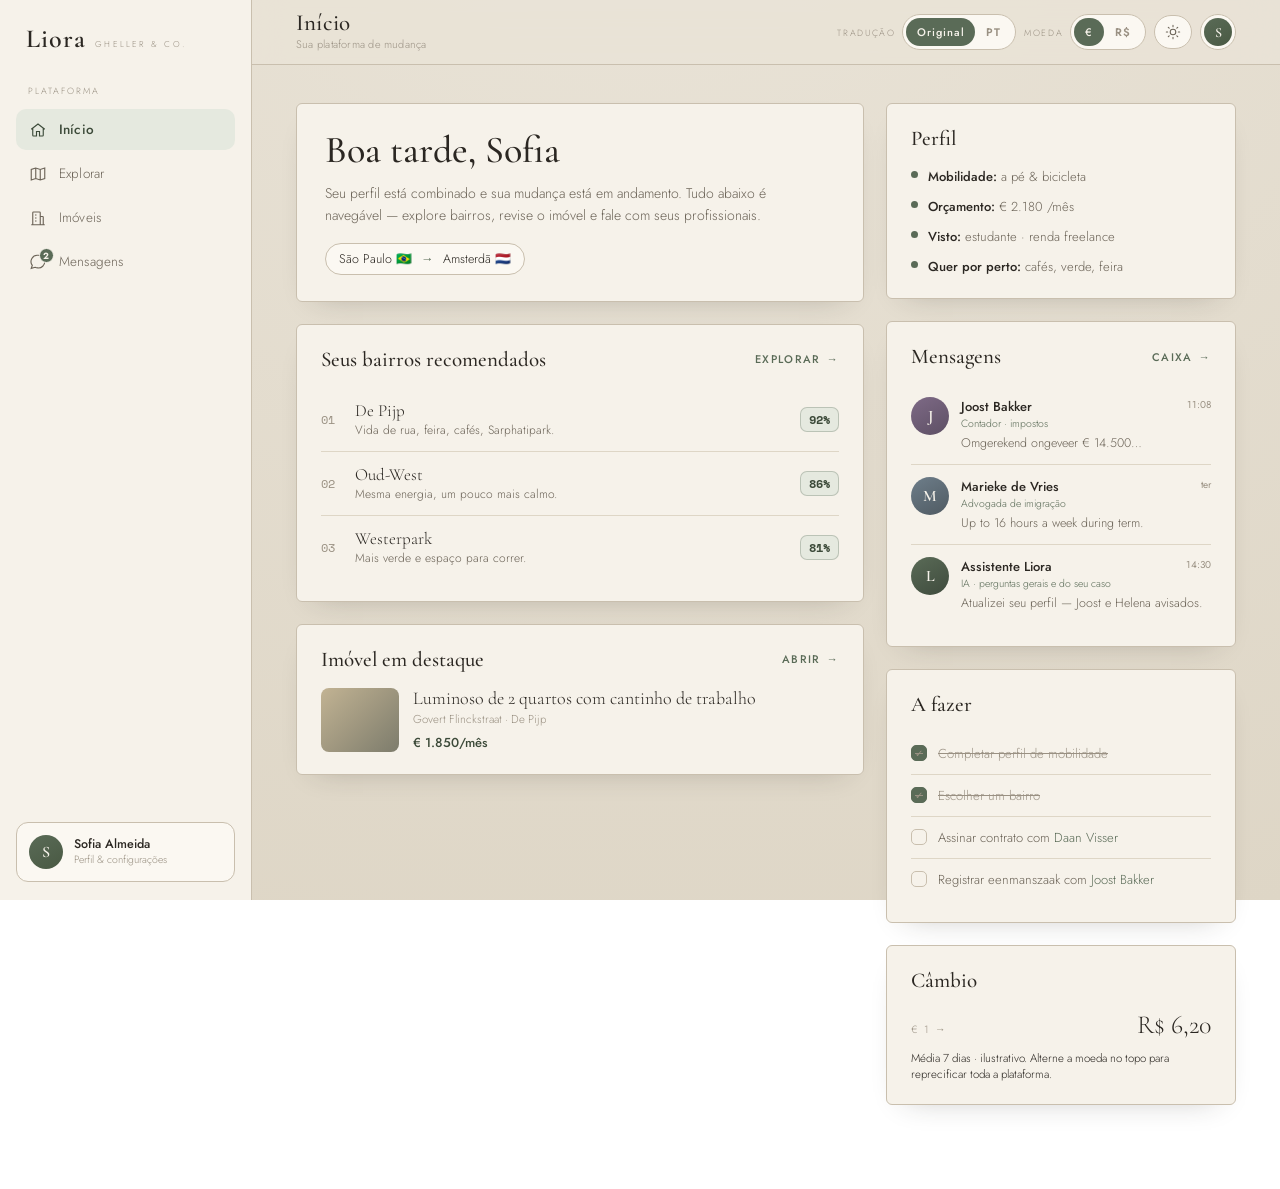
<file: index.html>
<!DOCTYPE html>
<html lang="pt-BR">
<head>
  <meta charset="UTF-8">
  <meta name="viewport" content="width=device-width, initial-scale=1.0">
  <title>Liora — Início</title>
  <link rel="icon" type="image/svg+xml" href="assets/icon.svg">
  <link rel="preconnect" href="https://fonts.googleapis.com">
  <link rel="preconnect" href="https://fonts.gstatic.com" crossorigin>
  <link href="https://fonts.googleapis.com/css2?family=Cormorant+Garamond:wght@400;500;600&family=Jost:wght@300;400;500&family=Space+Mono:wght@400;700&display=swap" rel="stylesheet">
  <link rel="stylesheet" href="assets/style.css">
</head>
<body>
  <div class="layout">
    <div id="sidebar" data-page="home"></div>
    <main class="main">
      <div id="appbar" data-title="Início" data-title-en="Home"
           data-sub="Sua plataforma de mudança" data-sub-en="Your relocation platform"></div>

      <div class="content">
        <div class="dash-grid">

          <!-- LEFT -->
          <div class="dash-col">

            <section class="card-base welcome">
              <div class="hi" data-en="Good afternoon, Sofia">Boa tarde, Sofia</div>
              <p class="sub" data-en="Your profile is matched and your move is underway. Everything below is live — explore areas, review the listing, and talk to your professionals.">Seu perfil está combinado e sua mudança está em andamento. Tudo abaixo é navegável — explore bairros, revise o imóvel e fale com seus profissionais.</p>
              <span class="route"><span>São Paulo 🇧🇷</span><span class="arr">→</span><span>Amsterdã 🇳🇱</span></span>
            </section>

            <section class="card-base dash-card">
              <div class="dc-head">
                <h3 data-en="Your recommended areas">Seus bairros recomendados</h3>
                <a href="neighbourhoods.html"><span data-en="Explore">Explorar</span><span class="arr">→</span></a>
              </div>
              <div class="mini-area">
                <span class="rank">01</span>
                <div class="ma-body"><div class="nm">De Pijp</div><div class="why" data-en="Street life, market, cafés, Sarphatipark.">Vida de rua, feira, cafés, Sarphatipark.</div></div>
                <span class="score">92%</span>
              </div>
              <div class="mini-area">
                <span class="rank">02</span>
                <div class="ma-body"><div class="nm">Oud-West</div><div class="why" data-en="Same energy, a touch calmer.">Mesma energia, um pouco mais calmo.</div></div>
                <span class="score">86%</span>
              </div>
              <div class="mini-area">
                <span class="rank">03</span>
                <div class="ma-body"><div class="nm">Westerpark</div><div class="why" data-en="More green and space to run.">Mais verde e espaço para correr.</div></div>
                <span class="score">81%</span>
              </div>
            </section>

            <section class="card-base dash-card">
              <div class="dc-head">
                <h3 data-en="Featured listing">Imóvel em destaque</h3>
                <a href="listing.html"><span data-en="Open">Abrir</span><span class="arr">→</span></a>
              </div>
              <div class="mini-listing">
                <div class="shot" style="background:linear-gradient(135deg,#c2b393,#7d7c6c)"></div>
                <div class="ml-body">
                  <div class="nm" data-en="Bright 2-bed with a work corner">Luminoso de 2 quartos com cantinho de trabalho</div>
                  <div class="addr">Govert Flinckstraat · De Pijp</div>
                  <div class="pr"><span data-eur="1850"></span><span class="per" data-en="/mo">/mês</span></div>
                </div>
              </div>
            </section>

          </div>

          <!-- RIGHT -->
          <div class="dash-col">

            <section class="card-base dash-card">
              <div class="dc-head"><h3 data-en="Profile">Perfil</h3></div>
              <div class="signal-list">
                <div class="signal"><span class="dot"></span><span><b data-en="Mobility:">Mobilidade:</b> <span data-en="walking & cycling">a pé & bicicleta</span></span></div>
                <div class="signal"><span class="dot"></span><span><b data-en="Budget:">Orçamento:</b> <span data-eur="2180"></span> <span data-en="/mo">/mês</span></span></div>
                <div class="signal"><span class="dot"></span><span><b data-en="Visa:">Visto:</b> <span data-en="student · freelance income">estudante · renda freelance</span></span></div>
                <div class="signal"><span class="dot"></span><span><b data-en="Wants nearby:">Quer por perto:</b> <span data-en="cafés, green, market">cafés, verde, feira</span></span></div>
              </div>
            </section>

            <section class="card-base dash-card">
              <div class="dc-head">
                <h3 data-en="Messages">Mensagens</h3>
                <a href="messages.html"><span data-en="Inbox">Caixa</span><span class="arr">→</span></a>
              </div>
              <a class="dash-msg" href="messages.html">
                <span class="av" style="background:linear-gradient(150deg,#7E6A86,#5d4f64)">J</span>
                <div class="dm-body">
                  <div class="nm"><span>Joost Bakker</span><span class="tm">11:08</span></div>
                  <div class="role" data-en="Accountant · taxes">Contador · impostos</div>
                  <div class="prev"><span class="said">Omgerekend ongeveer <span data-eur="14500"></span>…</span><span class="xlate"><span class="tx" data-en-html="Converted, about <span data-eur='14500'></span>…">Convertendo, cerca de <span data-eur="14500"></span>…</span></span></div>
                </div>
              </a>
              <a class="dash-msg" href="messages.html">
                <span class="av" style="background:linear-gradient(150deg,#6E7E8A,#4f5a62)">M</span>
                <div class="dm-body">
                  <div class="nm"><span>Marieke de Vries</span><span class="tm" data-en="Tue">ter</span></div>
                  <div class="role" data-en="Immigration lawyer">Advogada de imigração</div>
                  <div class="prev"><span class="said">Up to 16 hours a week during term.</span><span class="xlate"><span class="tx" data-en="Up to 16 hours a week during term.">Até 16h por semana no período letivo.</span></span></div>
                </div>
              </a>
              <a class="dash-msg" href="messages.html">
                <span class="av" style="background:linear-gradient(150deg,#5A6B57,#3f4b3d)">L</span>
                <div class="dm-body">
                  <div class="nm"><span data-en="Liora Assistant">Assistente Liora</span><span class="tm">14:30</span></div>
                  <div class="role" data-en="AI · general & case questions">IA · perguntas gerais e do seu caso</div>
                  <div class="prev" data-en="Updated your profile — Joost & Helena notified.">Atualizei seu perfil — Joost e Helena avisados.</div>
                </div>
              </a>
            </section>

            <section class="card-base dash-card">
              <div class="dc-head"><h3 data-en="To do">A fazer</h3></div>
              <div class="task done"><span class="box">✓</span><span data-en="Complete mobility profile">Completar perfil de mobilidade</span></div>
              <div class="task done"><span class="box">✓</span><span data-en="Choose an area">Escolher um bairro</span></div>
              <div class="task"><span class="box"></span><span><span data-en="Sign the lease with">Assinar contrato com</span> <span class="who2">Daan Visser</span></span></div>
              <div class="task"><span class="box"></span><span><span data-en="Register eenmanszaak with">Registrar eenmanszaak com</span> <span class="who2">Joost Bakker</span></span></div>
            </section>

            <section class="card-base dash-card">
              <div class="dc-head"><h3 data-en="Exchange">Câmbio</h3></div>
              <div class="fx-widget">
                <span class="lbl">€ 1 →</span>
                <span class="big">R$ 6,20</span>
              </div>
              <p class="sub" style="margin-top:10px;font-size:11.5px" data-en="7-day average · illustrative. Switch the currency at the top to re-price the whole platform.">Média 7 dias · ilustrativo. Alterne a moeda no topo para reprecificar toda a plataforma.</p>
            </section>

          </div>

        </div>
      </div>
    </main>
  </div>
  <script src="assets/app.js"></script>
</body>
</html>
</file>
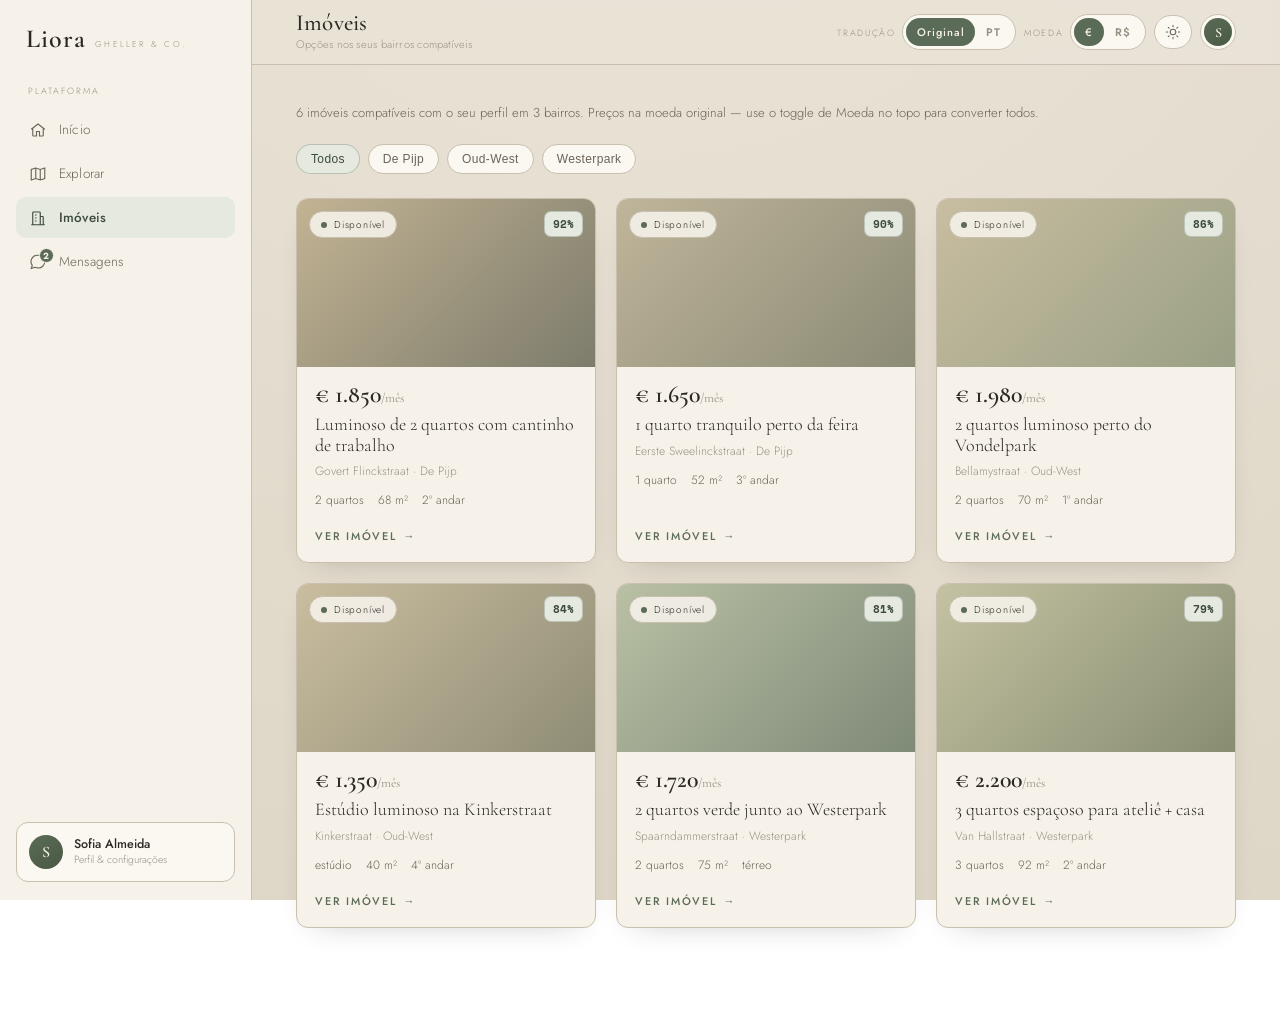
<file: listings.html>
<!DOCTYPE html>
<html lang="pt-BR">
<head>
  <meta charset="UTF-8">
  <meta name="viewport" content="width=device-width, initial-scale=1.0">
  <title>Liora — Imóveis</title>
  <link rel="icon" type="image/svg+xml" href="assets/icon.svg">
  <link rel="preconnect" href="https://fonts.googleapis.com">
  <link rel="preconnect" href="https://fonts.gstatic.com" crossorigin>
  <link href="https://fonts.googleapis.com/css2?family=Cormorant+Garamond:wght@400;500;600&family=Jost:wght@300;400;500&family=Space+Mono:wght@400;700&display=swap" rel="stylesheet">
  <link rel="stylesheet" href="assets/style.css">
</head>
<body>
  <div class="layout">
    <div id="sidebar" data-page="listings"></div>
    <main class="main">
      <div id="appbar" data-title="Imóveis" data-title-en="Listings"
           data-sub="Opções nos seus bairros compatíveis" data-sub-en="Options in your matched areas"></div>

      <div class="content">

        <div class="listings-head">
          <div class="lh-sub" data-en="6 listings matched to your profile across 3 areas. Prices in the original currency — use the Currency toggle up top to convert them all.">6 imóveis compatíveis com o seu perfil em 3 bairros. Preços na moeda original — use o toggle de Moeda no topo para converter todos.</div>
        </div>

        <div class="filters">
          <button class="chip on" data-filter="all" data-en="All">Todos</button>
          <button class="chip" data-filter="depijp">De Pijp</button>
          <button class="chip" data-filter="oudwest">Oud-West</button>
          <button class="chip" data-filter="westerpark">Westerpark</button>
        </div>

        <div class="listings-grid">

          <div class="lcard" data-area="depijp" data-href="listing.html">
            <div class="lc-shot" style="background:linear-gradient(135deg,#c2b393,#7d7c6c)">
              <span class="lc-tag"><span class="dot"></span><span data-en="Available">Disponível</span></span>
              <span class="lc-score">92%</span>
            </div>
            <div class="lc-body">
              <span class="lc-price"><span data-eur="1850"></span><span class="per" data-en="/mo">/mês</span></span>
              <div class="lc-name" data-en="Bright 2-bed with a work corner">Luminoso de 2 quartos com cantinho de trabalho</div>
              <div class="lc-area">Govert Flinckstraat · De Pijp</div>
              <div class="lc-specs"><span data-en="2 bed">2 quartos</span><span>68 m²</span><span data-en="2nd floor">2º andar</span></div>
              <span class="lc-go"><span data-en="View listing">Ver imóvel</span><span class="arr">→</span></span>
            </div>
          </div>

          <div class="lcard" data-area="depijp" data-href="listing.html">
            <div class="lc-shot" style="background:linear-gradient(135deg,#bfb59a,#8c8b76)">
              <span class="lc-tag"><span class="dot"></span><span data-en="Available">Disponível</span></span>
              <span class="lc-score">90%</span>
            </div>
            <div class="lc-body">
              <span class="lc-price"><span data-eur="1650"></span><span class="per" data-en="/mo">/mês</span></span>
              <div class="lc-name" data-en="Quiet 1-bed near the market">1 quarto tranquilo perto da feira</div>
              <div class="lc-area">Eerste Sweelinckstraat · De Pijp</div>
              <div class="lc-specs"><span data-en="1 bed">1 quarto</span><span>52 m²</span><span data-en="3rd floor">3º andar</span></div>
              <span class="lc-go"><span data-en="View listing">Ver imóvel</span><span class="arr">→</span></span>
            </div>
          </div>

          <div class="lcard" data-area="oudwest" data-href="listing.html">
            <div class="lc-shot" style="background:linear-gradient(135deg,#c8bda0,#9aa085)">
              <span class="lc-tag"><span class="dot"></span><span data-en="Available">Disponível</span></span>
              <span class="lc-score">86%</span>
            </div>
            <div class="lc-body">
              <span class="lc-price"><span data-eur="1980"></span><span class="per" data-en="/mo">/mês</span></span>
              <div class="lc-name" data-en="Light 2-bed near Vondelpark">2 quartos luminoso perto do Vondelpark</div>
              <div class="lc-area">Bellamystraat · Oud-West</div>
              <div class="lc-specs"><span data-en="2 bed">2 quartos</span><span>70 m²</span><span data-en="1st floor">1º andar</span></div>
              <span class="lc-go"><span data-en="View listing">Ver imóvel</span><span class="arr">→</span></span>
            </div>
          </div>

          <div class="lcard" data-area="oudwest" data-href="listing.html">
            <div class="lc-shot" style="background:linear-gradient(135deg,#cabd9f,#8f8d76)">
              <span class="lc-tag"><span class="dot"></span><span data-en="Available">Disponível</span></span>
              <span class="lc-score">84%</span>
            </div>
            <div class="lc-body">
              <span class="lc-price"><span data-eur="1350"></span><span class="per" data-en="/mo">/mês</span></span>
              <div class="lc-name" data-en="Bright studio on Kinkerstraat">Estúdio luminoso na Kinkerstraat</div>
              <div class="lc-area">Kinkerstraat · Oud-West</div>
              <div class="lc-specs"><span data-en="studio">estúdio</span><span>40 m²</span><span data-en="4th floor">4º andar</span></div>
              <span class="lc-go"><span data-en="View listing">Ver imóvel</span><span class="arr">→</span></span>
            </div>
          </div>

          <div class="lcard" data-area="westerpark" data-href="listing.html">
            <div class="lc-shot" style="background:linear-gradient(135deg,#b9c0a4,#7f8a78)">
              <span class="lc-tag"><span class="dot"></span><span data-en="Available">Disponível</span></span>
              <span class="lc-score">81%</span>
            </div>
            <div class="lc-body">
              <span class="lc-price"><span data-eur="1720"></span><span class="per" data-en="/mo">/mês</span></span>
              <div class="lc-name" data-en="Green 2-bed by Westerpark">2 quartos verde junto ao Westerpark</div>
              <div class="lc-area">Spaarndammerstraat · Westerpark</div>
              <div class="lc-specs"><span data-en="2 bed">2 quartos</span><span>75 m²</span><span data-en="ground">térreo</span></div>
              <span class="lc-go"><span data-en="View listing">Ver imóvel</span><span class="arr">→</span></span>
            </div>
          </div>

          <div class="lcard" data-area="westerpark" data-href="listing.html">
            <div class="lc-shot" style="background:linear-gradient(135deg,#c4c2a2,#888d72)">
              <span class="lc-tag"><span class="dot"></span><span data-en="Available">Disponível</span></span>
              <span class="lc-score">79%</span>
            </div>
            <div class="lc-body">
              <span class="lc-price"><span data-eur="2200"></span><span class="per" data-en="/mo">/mês</span></span>
              <div class="lc-name" data-en="Spacious 3-bed for studio + home">3 quartos espaçoso para ateliê + casa</div>
              <div class="lc-area">Van Hallstraat · Westerpark</div>
              <div class="lc-specs"><span data-en="3 bed">3 quartos</span><span>92 m²</span><span data-en="2nd floor">2º andar</span></div>
              <span class="lc-go"><span data-en="View listing">Ver imóvel</span><span class="arr">→</span></span>
            </div>
          </div>

        </div>
      </div>
    </main>
  </div>

  <script src="assets/app.js"></script>
  <script>
    // navegar ao detalhe (exceto ao clicar no botao de converter moeda)
    document.querySelectorAll(".lcard").forEach(card =>
      card.addEventListener("click", e => {
        if (e.target.closest(".conv-toggle")) return;
        const href = card.dataset.href; if (href) location.href = href;
      }));
    // filtros por bairro
    document.querySelectorAll(".filters .chip").forEach(chip =>
      chip.addEventListener("click", () => {
        document.querySelectorAll(".filters .chip").forEach(c => c.classList.remove("on"));
        chip.classList.add("on");
        const f = chip.dataset.filter;
        document.querySelectorAll(".lcard").forEach(card =>
          card.style.display = (f === "all" || card.dataset.area === f) ? "" : "none");
      }));
  </script>
</body>
</html>
</file>
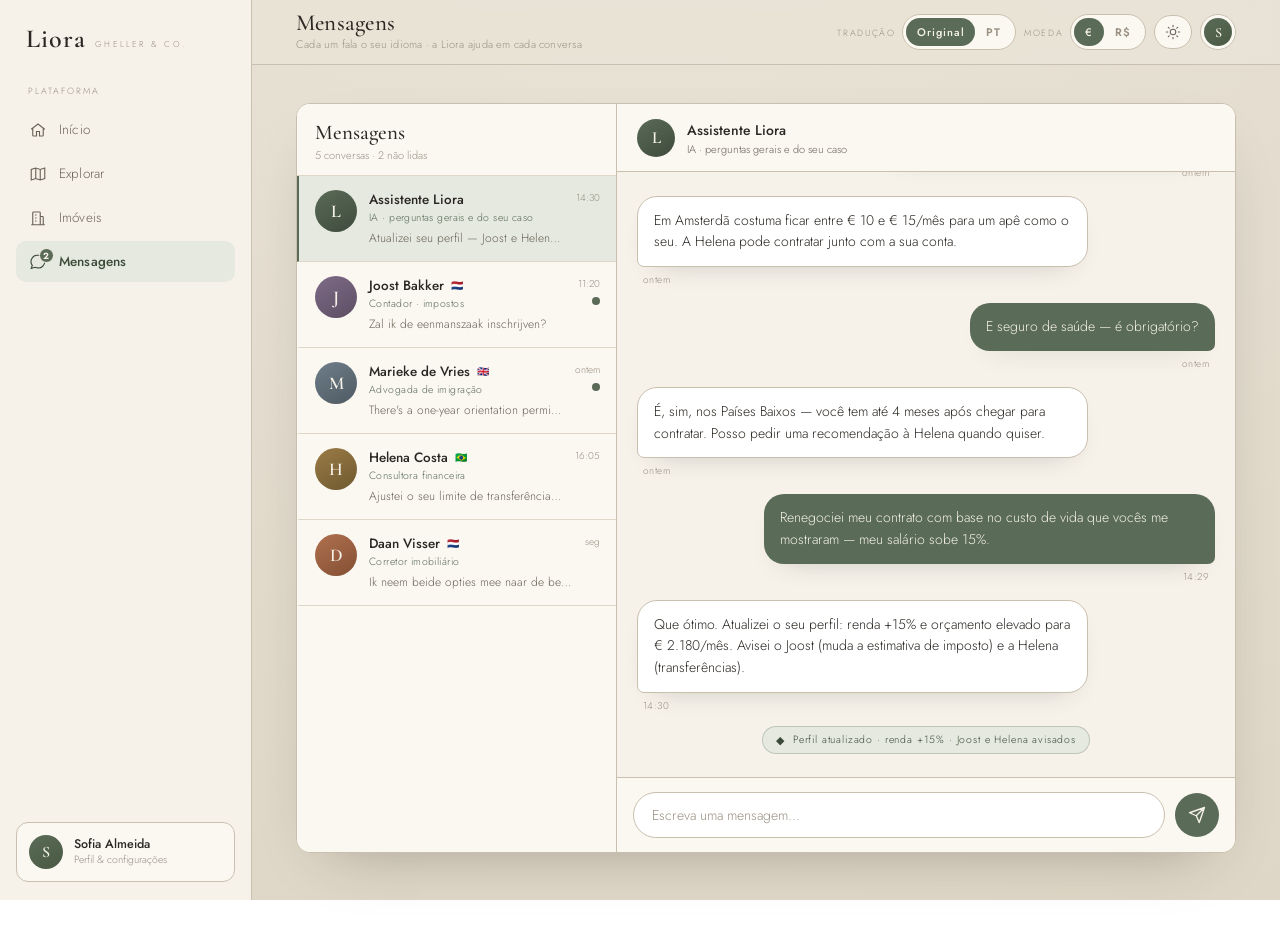
<file: messages.html>
<!DOCTYPE html>
<html lang="pt-BR">
<head>
  <meta charset="UTF-8">
  <meta name="viewport" content="width=device-width, initial-scale=1.0">
  <title>Liora — Mensagens</title>
  <link rel="icon" type="image/svg+xml" href="assets/icon.svg">
  <link rel="preconnect" href="https://fonts.googleapis.com">
  <link rel="preconnect" href="https://fonts.gstatic.com" crossorigin>
  <link href="https://fonts.googleapis.com/css2?family=Cormorant+Garamond:wght@400;500;600&family=Jost:wght@300;400;500&family=Space+Mono:wght@400;700&display=swap" rel="stylesheet">
  <link rel="stylesheet" href="assets/style.css">
</head>
<body>
  <div class="layout">
    <div id="sidebar" data-page="messages"></div>
    <main class="main">
      <div id="appbar" data-title="Mensagens" data-title-en="Messages"
           data-sub="Cada um fala o seu idioma · a Liora ajuda em cada conversa" data-sub-en="Everyone speaks their language · Liora helps in every chat"></div>

      <div class="content">
        <div class="inbox">

          <!-- CONVERSATION LIST -->
          <div class="convo-list">
            <div class="cl-head">
              <h3 data-en="Messages">Mensagens</h3>
              <p><span data-en="5 conversations · 2 unread">5 conversas · 2 não lidas</span></p>
            </div>

            <div class="convo active" data-convo="liora">
              <span class="av" style="background:linear-gradient(150deg,#5A6B57,#3f4b3d)">L</span>
              <div class="cmid">
                <div class="nm"><span data-en="Liora Assistant">Assistente Liora</span></div>
                <div class="role" data-en="AI · general & case questions">IA · perguntas gerais e do seu caso</div>
                <div class="preview" data-en="Updated your profile — Joost & Helena notified.">Atualizei seu perfil — Joost e Helena avisados.</div>
              </div>
              <div class="cmeta"><span class="tm">14:30</span></div>
            </div>

            <div class="convo" data-convo="joost">
              <span class="av" style="background:linear-gradient(150deg,#7E6A86,#5d4f64)">J</span>
              <div class="cmid">
                <div class="nm"><span>Joost Bakker</span><span class="lang-flag">🇳🇱</span></div>
                <div class="role" data-en="Accountant · taxes">Contador · impostos</div>
                <div class="preview"><span class="said">Zal ik de eenmanszaak inschrijven?</span><span class="xlate"><span class="tx" data-en="Shall I register the sole proprietorship?">Faço o registo da eenmanszaak?</span></span></div>
              </div>
              <div class="cmeta"><span class="tm">11:20</span><span class="unread"></span></div>
            </div>

            <div class="convo" data-convo="marieke">
              <span class="av" style="background:linear-gradient(150deg,#6E7E8A,#4f5a62)">M</span>
              <div class="cmid">
                <div class="nm"><span>Marieke de Vries</span><span class="lang-flag">🇬🇧</span></div>
                <div class="role" data-en="Immigration lawyer">Advogada de imigração</div>
                <div class="preview"><span class="said">There's a one-year orientation permit after you graduate.</span><span class="xlate"><span class="tx" data-en="There's a one-year orientation permit after you graduate.">Há um visto de um ano para procurar trabalho após formar.</span></span></div>
              </div>
              <div class="cmeta"><span class="tm" data-en="yest.">ontem</span><span class="unread"></span></div>
            </div>

            <div class="convo" data-convo="helena">
              <span class="av" style="background:linear-gradient(150deg,#9A7B45,#6f5930)">H</span>
              <div class="cmid">
                <div class="nm"><span>Helena Costa</span><span class="lang-flag">🇧🇷</span></div>
                <div class="role" data-en="Financial advisor">Consultora financeira</div>
                <div class="preview" data-en="Adjusted your transfer limit (+15%).">Ajustei o seu limite de transferência (+15%).</div>
              </div>
              <div class="cmeta"><span class="tm">16:05</span></div>
            </div>

            <div class="convo" data-convo="daan">
              <span class="av" style="background:linear-gradient(150deg,#B0714F,#834f33)">D</span>
              <div class="cmid">
                <div class="nm"><span>Daan Visser</span><span class="lang-flag">🇳🇱</span></div>
                <div class="role" data-en="Real-estate agent">Corretor imobiliário</div>
                <div class="preview"><span class="said">Ik neem beide opties mee naar de bezichtiging.</span><span class="xlate"><span class="tx" data-en="I'll bring both options to the viewing.">Levo as duas opções para a visita.</span></span></div>
              </div>
              <div class="cmeta"><span class="tm" data-en="Mon">seg</span></div>
            </div>
          </div>

          <!-- THREAD PANE -->
          <div class="thread-pane">

            <!-- ===== LIORA (AI assistant) ===== -->
            <div class="tp active" data-convo="liora">
              <div class="tp-head">
                <button class="thread-back" aria-label="Voltar">‹</button>
                <span class="av" style="background:linear-gradient(150deg,#5A6B57,#3f4b3d)">L</span>
                <div class="who"><b data-en="Liora Assistant">Assistente Liora</b><div class="role" data-en="AI · general & case questions">IA · perguntas gerais e do seu caso</div></div>
              </div>
              <div class="tp-thread">
                <div class="msg them"><div class="bubble" data-en="Hi Sofia! I'm your assistant. I can answer general questions or ones specific to your case right away — without waiting for a professional.">Oi Sofia! Sou a sua assistente. Posso responder perguntas gerais ou específicas do seu caso na hora — sem precisar esperar um profissional.</div><span class="time" data-en="yest.">ontem</span></div>

                <div class="msg me"><div class="bubble" data-en="How much is tenant insurance here, usually?">Quanto costuma custar um seguro de inquilino aqui?</div><span class="time" data-en="yest.">ontem</span></div>
                <div class="msg them"><div class="bubble" data-en-html="In Amsterdam it's usually between <span data-eur='10'></span> and <span data-eur='15'></span>/mo for a flat like yours. Helena can set it up together with your account.">Em Amsterdã costuma ficar entre <span data-eur="10"></span> e <span data-eur="15"></span>/mês para um apê como o seu. A Helena pode contratar junto com a sua conta.</div><span class="time" data-en="yest.">ontem</span></div>

                <div class="msg me"><div class="bubble" data-en="And health insurance — is it mandatory?">E seguro de saúde — é obrigatório?</div><span class="time" data-en="yest.">ontem</span></div>
                <div class="msg them"><div class="bubble" data-en="It is, in the Netherlands — you have up to 4 months after arriving to take it out. I can ask Helena for a recommendation whenever you like.">É, sim, nos Países Baixos — você tem até 4 meses após chegar para contratar. Posso pedir uma recomendação à Helena quando quiser.</div><span class="time" data-en="yest.">ontem</span></div>

                <div class="msg me"><div class="bubble" data-en="I renegotiated my contract based on the cost of living you showed me — my pay goes up 15%.">Renegociei meu contrato com base no custo de vida que vocês me mostraram — meu salário sobe 15%.</div><span class="time">14:29</span></div>
                <div class="msg them"><div class="bubble" data-en-html="That's great. I updated your profile: income +15% and budget raised to <span data-eur='2180'></span>/mo. I notified Joost (it changes the tax estimate) and Helena (transfers).">Que ótimo. Atualizei o seu perfil: renda +15% e orçamento elevado para <span data-eur="2180"></span>/mês. Avisei o Joost (muda a estimativa de imposto) e a Helena (transferências).</div><span class="time">14:30</span></div>
                <div class="chip-extracted"><span class="ico">◆</span><span data-en="Profile updated · income +15% · Joost & Helena notified">Perfil atualizado · renda +15% · Joost e Helena avisados</span></div>
              </div>
              <form class="composer" data-chat="generic">
                <input type="text" placeholder="Escreva uma mensagem…" data-ph-en="Write a message…" aria-label="Mensagem">
                <button type="submit" class="send" aria-label="Enviar"><svg viewBox="0 0 24 24" fill="none" stroke="currentColor" stroke-width="1.8" stroke-linecap="round" stroke-linejoin="round"><path d="M22 2 11 13M22 2l-7 20-4-9-9-4 20-7z"/></svg></button>
              </form>
            </div>

            <!-- ===== JOOST (accountant · Dutch) — AI woven in ===== -->
            <div class="tp" data-convo="joost">
              <div class="tp-head">
                <button class="thread-back" aria-label="Voltar">‹</button>
                <span class="av" style="background:linear-gradient(150deg,#7E6A86,#5d4f64)">J</span>
                <div class="who"><b>Joost Bakker</b><div class="role" data-en="Accountant · writes in Dutch 🇳🇱">Contador · escreve em neerlandês 🇳🇱</div></div>
              </div>
              <div class="tp-thread">
                <div class="msg them"><div class="bubble">
                  <span class="said">Hallo Sofia. Ik heb je Liora-briefing — studentenvisum, freelance-inkomsten uit Brazilië. Ben je hier fiscaal inwoner geworden?</span>
                  <span class="xlate"><span class="tx" data-en="Hello Sofia. I have your Liora brief — student visa, freelance income from Brazil. Did you become a tax resident here?">Olá Sofia. Tenho o seu briefing da Liora — visto de estudante, renda freelance do Brasil. Você passou a ser residente fiscal aqui?</span></span>
                </div><span class="time">11:02</span></div>

                <div class="msg me"><div class="bubble" data-en="Hi Joost! I arrived in September and plan to stay 2+ years — so yes. My clients are still in Brazil.">Oi Joost! Cheguei em setembro e pretendo ficar 2+ anos — então sim. Meus clientes continuam no Brasil.</div><span class="time">11:03</span></div>

                <div class="msg them"><div class="bubble">
                  <span class="said">Als inwoner belast Nederland je wereldwijde inkomen — maar het verdrag Brazilië–NL voorkomt dat je twee keer over hetzelfde bedrag betaalt.</span>
                  <span class="xlate"><span class="tx" data-en="As a resident, the Netherlands taxes your worldwide income — but the Brazil–NL treaty prevents you paying twice on the same amount.">Como residente, os Países Baixos tributam a renda mundial — mas o acordo Brasil–PB evita que você pague duas vezes sobre o mesmo valor.</span></span>
                </div><span class="time">11:05</span></div>
                <div class="msg them"><div class="bubble">
                  <span class="said">Voor de aangifte heb ik twee gegevens nodig: je aankomstdatum en je nationaliteit.</span>
                  <span class="xlate"><span class="tx" data-en="For the tax return I need two details: your arrival date and your nationality.">Para a declaração preciso de dois dados: a sua data de chegada e a sua nacionalidade.</span></span>
                </div><span class="time">11:05</span></div>

                <div class="msg me assisted"><div class="bubble" data-en="I arrived on 1 September 2025; Brazilian nationality.">Cheguei em 1 de setembro de 2025; nacionalidade brasileira.</div><span class="assisted-tag">◆ <span data-en="Answered by Liora · from your profile">Respondido pela Liora · do seu perfil</span></span></div>

                <div class="msg them"><div class="bubble">
                  <span class="said">Perfect, ik heb het genoteerd. Dank je.</span>
                  <span class="xlate"><span class="tx" data-en="Perfect, I've noted it. Thanks.">Perfeito, já anotei. Obrigado.</span></span>
                </div><span class="time">11:06</span></div>

                <div class="msg me"><div class="bubble" data-en="My freelance income last year was about R$ 90,000.">Minha renda freelance no ano passado foi cerca de R$ 90.000.</div><span class="time">11:07</span></div>
                <div class="msg them"><div class="bubble">
                  <span class="said">Omgerekend tegen de gemiddelde koers is dat ongeveer <span data-eur="14500"></span> voor het jaar. Met de zelfstandigenaftrek schat ik de effectieve belasting rond <span data-eur="2300"></span>.</span>
                  <span class="xlate"><span class="tx" data-en-html="Converted at the average rate that's about <span data-eur='14500'></span> for the year. With the first-year self-employment deduction I estimate effective tax near <span data-eur='2300'></span>.">Convertendo ao câmbio médio, são cerca de <span data-eur="14500"></span> no ano. Com a dedução de autônomo do primeiro ano, estimo imposto efetivo perto de <span data-eur="2300"></span>.</span></span>
                </div><span class="time">11:08</span></div>

                <div class="msg them"><div class="bubble">
                  <span class="said">Trouwens — Liora gaf door dat je inkomen dit jaar met 15% stijgt. Ik heb de schatting vooruit bijgewerkt: ongeveer <span data-eur="2640"></span>.</span>
                  <span class="xlate"><span class="tx" data-en-html="By the way — Liora let me know your income rises 15% this year. I've updated the forward estimate: about <span data-eur='2640'></span>.">A propósito — a Liora me avisou que a sua renda sobe 15% este ano. Atualizei a estimativa para a frente: cerca de <span data-eur="2640"></span>.</span></span>
                </div><span class="time">11:12</span></div>

                <div class="msg them"><div class="bubble">
                  <span class="said">Zal ik de eenmanszaak deze maand inschrijven? Er is een eenmalige KvK-kost van <span data-eur="51"></span>.</span>
                  <span class="xlate"><span class="tx" data-en-html="Shall I register the eenmanszaak this month? There's a one-off Chamber of Commerce fee of <span data-eur='51'></span>.">Faço o registo da eenmanszaak este mês? Há uma taxa única da Câmara de Comércio de <span data-eur="51"></span>.</span></span>
                </div><span class="time">11:20</span></div>

                <div class="draft-card" data-draft>
                  <div class="dc-label">◆ <span data-en="Liora drafted a reply — review it">A Liora preparou uma resposta — revise</span></div>
                  <div class="draft-text" data-en-html="Yes, please go ahead with the registration this month. I confirm the <span data-eur='51'></span> fee.">Sim, pode seguir com o registo este mês. Confirmo a taxa de <span data-eur="51"></span>.</div>
                  <div class="dc-actions">
                    <button class="primary" data-en="Approve & send" data-send-html-pt="Sim, pode seguir com o registo este mês. Confirmo a taxa de <span data-eur='51'></span>." data-send-html-en="Yes, please go ahead with the registration this month. I confirm the <span data-eur='51'></span> fee.">Aprovar e enviar</button>
                    <button class="ghost" data-en="Edit">Editar</button>
                  </div>
                </div>

                <div class="suggest-card" data-suggest>
                  <div class="sc-label">◆ <span data-en="Liora suggestion">Sugestão da Liora</span></div>
                  <p data-en="That 15% raise also affects your transfers — Helena has already adjusted your limit. Want to open the chat with her to confirm?">Esse aumento de 15% também afeta as suas transferências — a Helena já ajustou o seu limite. Quer abrir a conversa com ela para confirmar?</p>
                  <div class="sc-actions">
                    <button class="primary" data-go="helena" data-en="Open the chat with Helena →">Abrir a conversa com a Helena →</button>
                    <button class="ghost" data-en="Not now">Agora não</button>
                  </div>
                </div>
              </div>
              <form class="composer" data-chat="generic">
                <input type="text" placeholder="Responda ao Joost (em PT)…" data-ph-en="Reply to Joost (in PT)…" aria-label="Mensagem">
                <button type="submit" class="send" aria-label="Enviar"><svg viewBox="0 0 24 24" fill="none" stroke="currentColor" stroke-width="1.8" stroke-linecap="round" stroke-linejoin="round"><path d="M22 2 11 13M22 2l-7 20-4-9-9-4 20-7z"/></svg></button>
              </form>
            </div>

            <!-- ===== MARIEKE (immigration · English) ===== -->
            <div class="tp" data-convo="marieke">
              <div class="tp-head">
                <button class="thread-back" aria-label="Voltar">‹</button>
                <span class="av" style="background:linear-gradient(150deg,#6E7E8A,#4f5a62)">M</span>
                <div class="who"><b>Marieke de Vries</b><div class="role" data-en="Immigration lawyer · writes in English 🇬🇧">Advogada de imigração · escreve em inglês 🇬🇧</div></div>
              </div>
              <div class="tp-thread">
                <div class="msg them"><div class="bubble">
                  <span class="said">Hi Sofia — I have your Liora brief: Brazilian passport, student visa, freelance income. Your visa allows limited freelancing as long as study stays primary.</span>
                  <span class="xlate"><span class="tx" data-en="Hi Sofia — I have your Liora brief: Brazilian passport, student visa, freelance income. Your visa allows limited freelancing as long as study stays primary.">Oi Sofia — tenho o seu briefing da Liora: passaporte brasileiro, visto de estudante, renda freelance. Seu visto permite freelance limitado desde que o estudo continue como principal.</span></span>
                </div><span class="time">10:40</span></div>

                <div class="msg me"><div class="bubble" data-en="Yes, please prepare it. How many hours a week can I work?">Sim, por favor prepare. Quantas horas por semana eu posso trabalhar?</div><span class="time">10:44</span></div>
                <div class="msg them"><div class="bubble">
                  <span class="said">Up to 16 hours a week during term, full-time over the summer. I'll send the work-hours annex to sign this week.</span>
                  <span class="xlate"><span class="tx" data-en="Up to 16 hours a week during term, full-time over the summer. I'll send the work-hours annex to sign this week.">Até 16 horas por semana no período letivo, integral no verão. Envio o anexo de horas de trabalho para assinar esta semana.</span></span>
                </div><span class="time">10:46</span></div>

                <div class="msg me"><div class="bubble" data-en="And once I finish the master's — can I stay in the country?">E quando eu terminar o mestrado — posso continuar no país?</div><span class="time">10:48</span></div>
                <div class="msg them"><div class="bubble">
                  <span class="said">Yes — graduates get a one-year "orientation year" (zoekjaar) permit to look for work, with full work rights. We'll apply for it close to your graduation.</span>
                  <span class="xlate"><span class="tx" data-en="Yes — graduates get a one-year &quot;orientation year&quot; (zoekjaar) permit to look for work, with full work rights. We'll apply for it close to your graduation.">Sim — quem se forma tem direito a um visto de um ano (zoekjaar) para procurar trabalho, com plenos direitos de trabalho. Pedimos perto da sua formatura.</span></span>
                </div><span class="time">10:50</span></div>
                <div class="msg me"><div class="bubble" data-en="What a relief — thank you!">Que alívio — muito obrigada!</div><span class="time">10:51</span></div>
              </div>
              <form class="composer" data-chat="generic">
                <input type="text" placeholder="Responda à Marieke (em PT)…" data-ph-en="Reply to Marieke (in PT)…" aria-label="Mensagem">
                <button type="submit" class="send" aria-label="Enviar"><svg viewBox="0 0 24 24" fill="none" stroke="currentColor" stroke-width="1.8" stroke-linecap="round" stroke-linejoin="round"><path d="M22 2 11 13M22 2l-7 20-4-9-9-4 20-7z"/></svg></button>
              </form>
            </div>

            <!-- ===== HELENA (financial · Portuguese) ===== -->
            <div class="tp" data-convo="helena">
              <div class="tp-head">
                <button class="thread-back" aria-label="Voltar">‹</button>
                <span class="av" style="background:linear-gradient(150deg,#9A7B45,#6f5930)">H</span>
                <div class="who"><b>Helena Costa</b><div class="role" data-en="Financial advisor · speaks Portuguese 🇧🇷">Consultora financeira · fala português 🇧🇷</div></div>
              </div>
              <div class="tp-thread">
                <div class="msg them"><div class="bubble" data-en="Hi Sofia! I'm Helena, your financial advisor. I opened the checklist for your local bank account and set up BRL→EUR transfers with lower fees. Want me to add tenant insurance?">Oi Sofia! Sou a Helena, sua consultora financeira. Abri o checklist da sua conta no banco daqui e configurei as transferências BRL→EUR com menos taxa. Quer que eu inclua um seguro de inquilino?</div><span class="time">15:20</span></div>
                <div class="msg me"><div class="bubble" data-en="Yes! What's the approximate cost?">Quero sim! Qual o custo aproximado?</div><span class="time">15:22</span></div>
                <div class="msg them"><div class="bubble" data-en-html="Around <span data-eur='12'></span>/month — I'll arrange it together with the account.">Fica em torno de <span data-eur="12"></span>/mês — já deixo contratado junto com a conta.</div><span class="time">15:23</span></div>

                <div class="msg them"><div class="bubble" data-en="By the way: Liora let me know your income went up 15%. I've already raised your monthly transfer limit and updated the IOF estimate.">A propósito: a Liora me avisou que a sua renda subiu 15%. Já aumentei o seu limite de transferência mensal e atualizei a estimativa de IOF.</div><span class="time">16:04</span></div>
                <div class="msg me"><div class="bubble" data-en="Perfect! Could you send me the new summary?">Perfeito! Pode me mandar o novo resumo?</div><span class="time">16:05</span></div>
                <div class="msg them"><div class="bubble" data-en="Sent to your email. Any change, Liora notifies me automatically.">Enviado para o seu e-mail. Qualquer mudança, a Liora me avisa automaticamente.</div><span class="time">16:05</span></div>
              </div>
              <form class="composer" data-chat="generic">
                <input type="text" placeholder="Responda à Helena…" data-ph-en="Reply to Helena…" aria-label="Mensagem">
                <button type="submit" class="send" aria-label="Enviar"><svg viewBox="0 0 24 24" fill="none" stroke="currentColor" stroke-width="1.8" stroke-linecap="round" stroke-linejoin="round"><path d="M22 2 11 13M22 2l-7 20-4-9-9-4 20-7z"/></svg></button>
              </form>
            </div>

            <!-- ===== DAAN (agent · Dutch) — assisted answer ===== -->
            <div class="tp" data-convo="daan">
              <div class="tp-head">
                <button class="thread-back" aria-label="Voltar">‹</button>
                <span class="av" style="background:linear-gradient(150deg,#B0714F,#834f33)">D</span>
                <div class="who"><b>Daan Visser</b><div class="role" data-en="Real-estate agent · writes in Dutch 🇳🇱">Corretor · escreve em neerlandês 🇳🇱</div></div>
              </div>
              <div class="tp-thread">
                <div class="msg them"><div class="bubble">
                  <span class="said">Hoi Sofia, ik ben Daan van Pijp Wonen. Het appartement aan de Govert Flinckstraat is nog beschikbaar — zullen we donderdag bezichtigen?</span>
                  <span class="xlate"><span class="tx" data-en="Hi Sofia, I'm Daan from Pijp Wonen. The Govert Flinckstraat apartment is still available — shall we view it on Thursday?">Oi Sofia, sou o Daan da Pijp Wonen. O apartamento na Govert Flinckstraat ainda está disponível — vamos visitar na quinta?</span></span>
                </div><span class="time">09:30</span></div>

                <div class="msg me"><div class="bubble" data-en="Thursday works. Do I need to bring any documents?">Quinta funciona. Preciso levar algum documento?</div><span class="time">09:33</span></div>
                <div class="msg them"><div class="bubble">
                  <span class="said">Alleen een identiteitsbewijs.</span>
                  <span class="xlate"><span class="tx" data-en="Just an ID.">Só um documento de identidade.</span></span>
                </div><span class="time">09:34</span></div>

                <div class="msg them"><div class="bubble">
                  <span class="said">Wat is je maximale maandbudget? Ik heb nog een vergelijkbare optie in de buurt.</span>
                  <span class="xlate"><span class="tx" data-en="What's your maximum monthly budget? I have another similar option nearby.">Qual é o seu orçamento máximo por mês? Tenho outra opção parecida na região.</span></span>
                </div><span class="time">09:40</span></div>

                <div class="msg me assisted"><div class="bubble" data-en-html="Up to <span data-eur='2180'></span>/mo (updated budget).">Até <span data-eur="2180"></span>/mês (orçamento atualizado).</div><span class="assisted-tag">◆ <span data-en="Answered by Liora · from your profile">Respondido pela Liora · do seu perfil</span></span></div>

                <div class="msg them"><div class="bubble">
                  <span class="said">Top — ik neem beide opties mee naar de bezichtiging van donderdag.</span>
                  <span class="xlate"><span class="tx" data-en="Great — I'll bring both options to Thursday's viewing.">Ótimo — levo as duas opções para a visita de quinta.</span></span>
                </div><span class="time">09:41</span></div>
              </div>
              <form class="composer" data-chat="generic">
                <input type="text" placeholder="Responda ao Daan (em PT)…" data-ph-en="Reply to Daan (in PT)…" aria-label="Mensagem">
                <button type="submit" class="send" aria-label="Enviar"><svg viewBox="0 0 24 24" fill="none" stroke="currentColor" stroke-width="1.8" stroke-linecap="round" stroke-linejoin="round"><path d="M22 2 11 13M22 2l-7 20-4-9-9-4 20-7z"/></svg></button>
              </form>
            </div>

          </div>
        </div>
      </div>
    </main>
  </div>
  <script src="assets/app.js"></script>
</body>
</html>
</file>
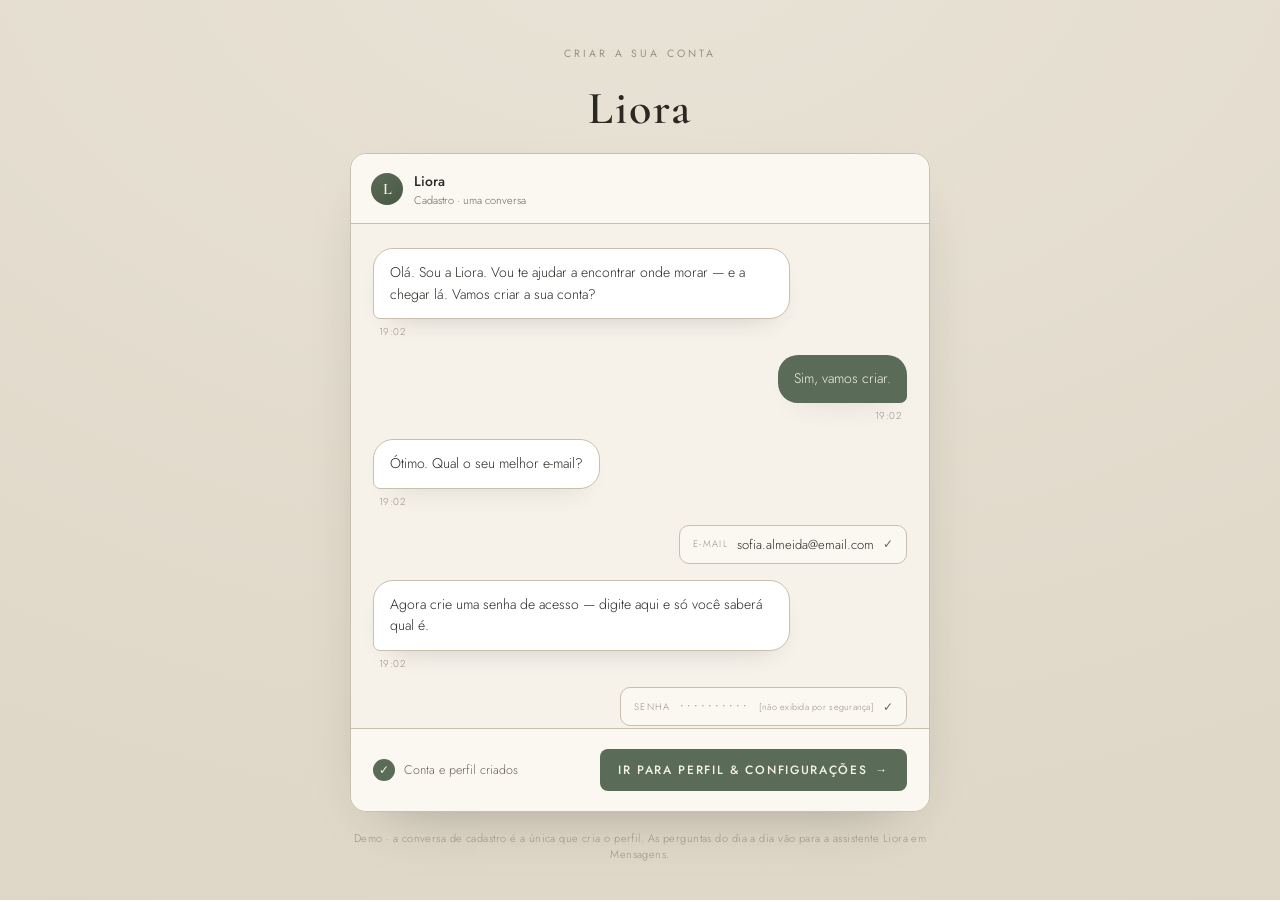
<file: onboarding.html>
<!DOCTYPE html>
<html lang="pt-BR">
<head>
  <meta charset="UTF-8">
  <meta name="viewport" content="width=device-width, initial-scale=1.0">
  <title>Liora — Criar conta</title>
  <link rel="icon" type="image/svg+xml" href="assets/icon.svg">
  <link rel="preconnect" href="https://fonts.googleapis.com">
  <link rel="preconnect" href="https://fonts.gstatic.com" crossorigin>
  <link href="https://fonts.googleapis.com/css2?family=Cormorant+Garamond:wght@400;500;600&family=Jost:wght@300;400;500&family=Space+Mono:wght@400;700&display=swap" rel="stylesheet">
  <link rel="stylesheet" href="assets/style.css">
</head>
<body class="onb-body">
  <main class="onb-stage">
    <div class="onb-head">
      <div class="eyebrow" data-en="Create your account">Criar a sua conta</div>
      <div class="mark">Liora</div>
    </div>

    <div class="onb-card">
      <div class="onb-chathead">
        <div class="bot-ava">L</div>
        <div>
          <b>Liora</b>
          <div class="st" data-en="Setup · one conversation">Cadastro · uma conversa</div>
        </div>
      </div>

      <div class="onb-chat">
        <div class="msg them"><div class="bubble" data-en="Hello. I'm Liora. I'll help you find where to live — and get there. Shall we create your account?">Olá. Sou a Liora. Vou te ajudar a encontrar onde morar — e a chegar lá. Vamos criar a sua conta?</div><span class="time">19:02</span></div>
        <div class="msg me"><div class="bubble" data-en="Yes, let's do it.">Sim, vamos criar.</div><span class="time">19:02</span></div>

        <div class="msg them"><div class="bubble" data-en="Great. What's your best email?">Ótimo. Qual o seu melhor e-mail?</div><span class="time">19:02</span></div>
        <div class="field-chip"><span class="fc-label" data-en="Email">E-mail</span><span>sofia.almeida@email.com</span><span class="fc-check">✓</span></div>

        <div class="msg them"><div class="bubble" data-en="Now set an access password — type it here and only you will know it.">Agora crie uma senha de acesso — digite aqui e só você saberá qual é.</div><span class="time">19:02</span></div>
        <div class="field-chip"><span class="fc-label" data-en="Password">Senha</span><span class="masked">••••••••••</span><span class="fc-note" data-en="[hidden for security]">[não exibida por segurança]</span><span class="fc-check">✓</span></div>

        <div class="msg them"><div class="bubble" data-en="And a phone number?">E um telefone para contato?</div><span class="time">19:03</span></div>
        <div class="field-chip"><span class="fc-label" data-en="Phone">Telefone</span><span>+31 6 1234 5678</span><span class="fc-check">✓</span></div>

        <div class="msg them"><div class="bubble" data-en="What should I call you?">Como você se chama?</div><span class="time">19:03</span></div>
        <div class="field-chip"><span class="fc-label" data-en="Name">Nome</span><span>Sofia Almeida</span><span class="fc-check">✓</span></div>

        <div class="msg them"><div class="bubble" data-en="Nice to meet you, Sofia. Now a few quick questions to build your profile. How do you get around day to day?">Prazer, Sofia. Agora, algumas perguntas rápidas para montar o seu perfil. Como você se locomove no dia a dia?</div><span class="time">19:03</span></div>
        <div class="msg me"><div class="bubble" data-en="Mostly on foot or by bike. No car.">Quase tudo a pé ou de bici. Sem carro.</div><span class="time">19:04</span></div>
        <div class="chip-extracted"><span class="ico">◆</span><span data-en="Signal · Mobility: walking / cycling">Sinal · Mobilidade: a pé / bicicleta</span></div>

        <div class="msg them"><div class="bubble" data-en="And work — which currency are you paid in?">E o seu trabalho — você recebe em qual moeda?</div><span class="time">19:04</span></div>
        <div class="msg me"><div class="bubble" data-en="I'm a freelancer, paid in reais (BRL). Clients in Brazil.">Sou freelance, recebo em reais (BRL). Clientes no Brasil.</div><span class="time">19:05</span></div>
        <div class="chip-extracted"><span class="ico">◆</span><span data-en="Signal · Income in BRL · remote work">Sinal · Renda em BRL · trabalho remoto</span></div>

        <div class="msg them"><div class="bubble" data-en="What's your monthly rent budget?">Qual o seu orçamento de aluguel por mês?</div><span class="time">19:05</span></div>
        <div class="msg me"><div class="bubble" data-en="Up to about €1,900, with an extra room to work in.">Até uns €1.900, com um quarto extra pra trabalhar.</div><span class="time">19:06</span></div>
        <div class="chip-extracted"><span class="ico">◆</span><span data-en="Signal · Budget €1,900 · 2 bedrooms">Sinal · Orçamento €1.900 · 2 quartos</span></div>

        <div class="msg them"><div class="bubble" data-en="Passport, and your right to live and work?">Passaporte, e o seu direito de morar e trabalhar?</div><span class="time">19:06</span></div>
        <div class="msg me"><div class="bubble" data-en="Brazilian passport, student visa.">Passaporte brasileiro, visto de estudante.</div><span class="time">19:07</span></div>
        <div class="chip-extracted"><span class="ico">◆</span><span data-en="Signal · Student visa · freelance to review">Sinal · Visto de estudante · autônoma a rever</span></div>

        <div class="msg them"><div class="bubble" data-en="Last one: what do you want nearby?">Por último: o que você quer ter por perto?</div><span class="time">19:07</span></div>
        <div class="msg me"><div class="bubble" data-en="Cafés to work from, a park, and a market.">Cafés pra trabalhar, um parque e uma feira.</div><span class="time">19:08</span></div>
        <div class="chip-extracted"><span class="ico">◆</span><span data-en="Signal · Environment: cafés · green · market">Sinal · Ambiente: cafés · verde · feira</span></div>

        <div class="msg them"><div class="bubble" data-en="Done! I've created your account and your profile. From here you manage everything in Profile & Settings — and you can tell me any time what changed, and I'll adjust it and notify the right professionals.">Pronto! Criei a sua conta e o seu perfil. A partir daqui você gerencia tudo em Perfil & Configurações — e pode me dizer a qualquer momento o que mudou, que eu ajusto e aviso os profissionais certos.</div><span class="time">19:08</span></div>
      </div>

      <div class="onb-foot">
        <div class="done"><span class="tick">✓</span><span data-en="Account & profile created">Conta e perfil criados</span></div>
        <a class="onb-cta" href="profile.html"><span data-en="Go to Profile & Settings">Ir para Perfil & Configurações</span> <span>→</span></a>
      </div>
    </div>

    <p class="onb-note" data-en="Demo · the onboarding is the only chat that sets up the profile. Day-to-day questions go to the Liora assistant in Messages.">Demo · a conversa de cadastro é a única que cria o perfil. As perguntas do dia a dia vão para a assistente Liora em Mensagens.</p>
  </main>

  <script src="assets/app.js"></script>
</body>
</html>
</file>
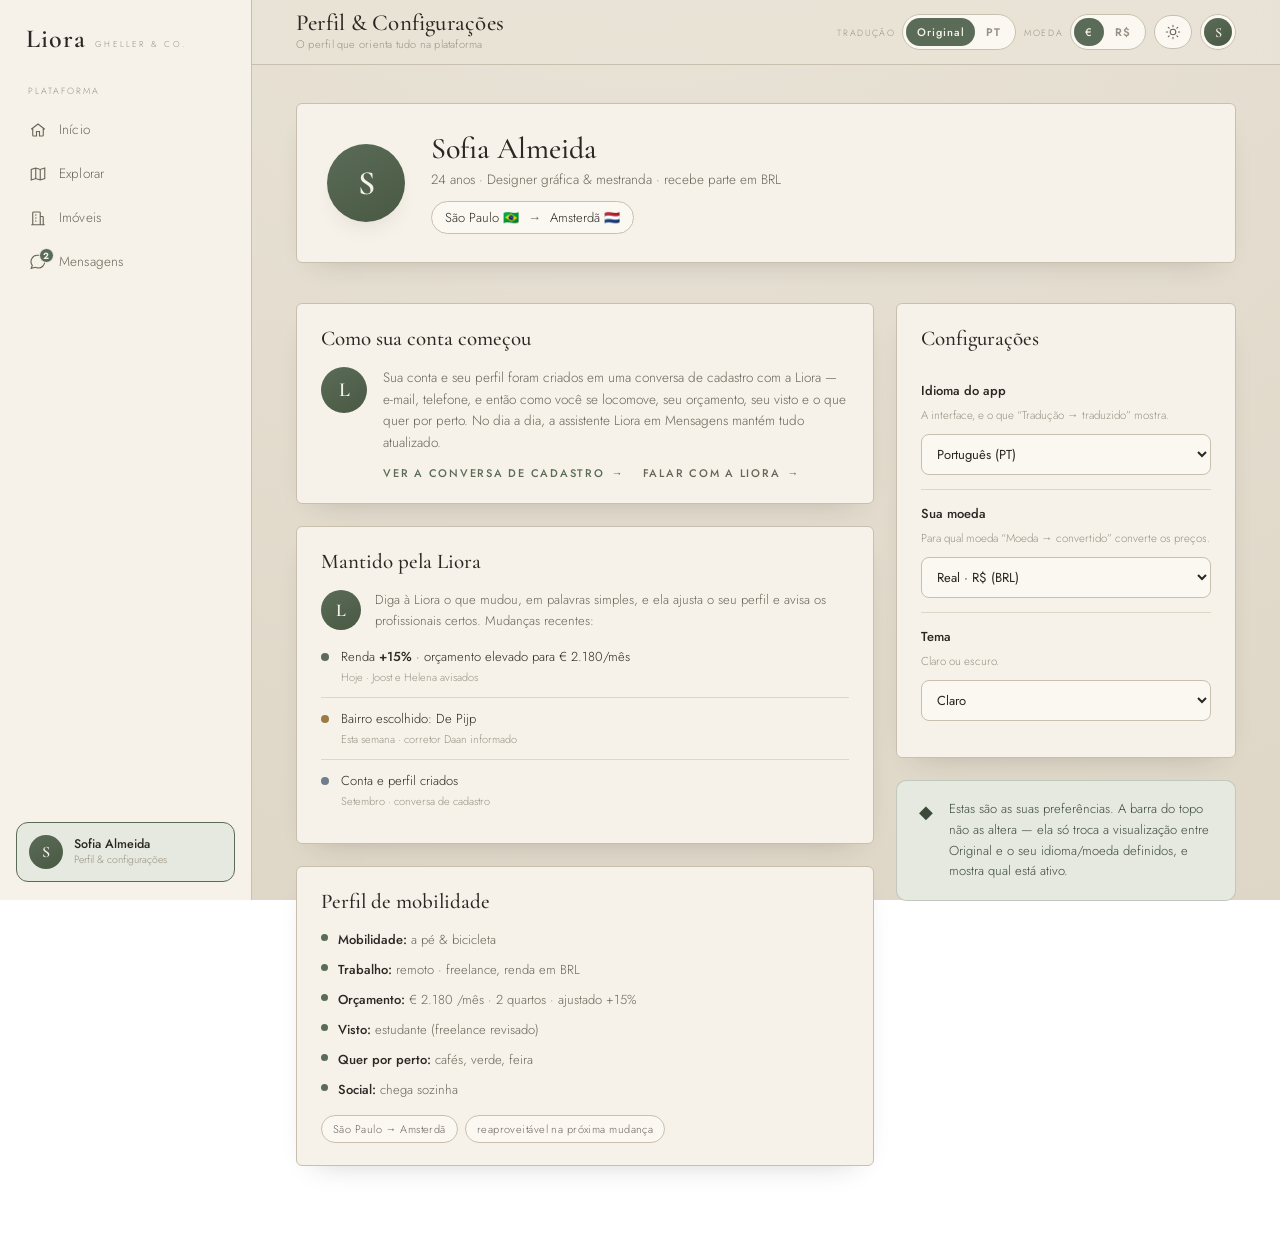
<file: profile.html>
<!DOCTYPE html>
<html lang="pt-BR">
<head>
  <meta charset="UTF-8">
  <meta name="viewport" content="width=device-width, initial-scale=1.0">
  <title>Liora — Perfil & Configurações</title>
  <link rel="icon" type="image/svg+xml" href="assets/icon.svg">
  <link rel="preconnect" href="https://fonts.googleapis.com">
  <link rel="preconnect" href="https://fonts.gstatic.com" crossorigin>
  <link href="https://fonts.googleapis.com/css2?family=Cormorant+Garamond:wght@400;500;600&family=Jost:wght@300;400;500&family=Space+Mono:wght@400;700&display=swap" rel="stylesheet">
  <link rel="stylesheet" href="assets/style.css">
</head>
<body>
  <div class="layout">
    <div id="sidebar" data-page="profile"></div>
    <main class="main">
      <div id="appbar" data-title="Perfil & Configurações" data-title-en="Profile & settings"
           data-sub="O perfil que orienta tudo na plataforma" data-sub-en="The profile that drives the whole platform"></div>

      <div class="content">

        <section class="identity card-base">
          <div class="big-avatar">S</div>
          <div class="meta">
            <h2>Sofia Almeida</h2>
            <div class="line" data-en="24 · Graphic designer & master's student · paid partly in BRL">24 anos · Designer gráfica & mestranda · recebe parte em BRL</div>
            <div class="route"><span>São Paulo 🇧🇷</span><span class="arr">→</span><span>Amsterdã 🇳🇱</span></div>
          </div>
        </section>

        <div class="profile-grid">

          <!-- LEFT: profile + onboarding -->
          <div class="dash-col">

            <section class="card-base dash-card">
              <div class="dc-head"><h3 data-en="How your account began">Como sua conta começou</h3></div>
              <div class="onboard-card">
                <span class="oc-ava">L</span>
                <div>
                  <p style="font-size:13.5px;line-height:1.6;color:var(--ink-soft)" data-en="Your account and profile were created in one signup conversation with Liora — email, phone, then how you move, your budget, your visa and what you want nearby. Day-to-day, the Liora assistant in Messages keeps it current.">Sua conta e seu perfil foram criados em uma conversa de cadastro com a Liora — e-mail, telefone, e então como você se locomove, seu orçamento, seu visto e o que quer por perto. No dia a dia, a assistente Liora em Mensagens mantém tudo atualizado.</p>
                  <div style="display:flex;gap:18px;flex-wrap:wrap;margin-top:12px">
                    <a href="onboarding.html" style="display:inline-flex;align-items:center;gap:7px;font-size:11px;letter-spacing:.16em;text-transform:uppercase;color:var(--accent);font-weight:500;text-decoration:none"><span data-en="See the signup chat">Ver a conversa de cadastro</span><span>→</span></a>
                    <a href="messages.html" style="display:inline-flex;align-items:center;gap:7px;font-size:11px;letter-spacing:.16em;text-transform:uppercase;color:var(--ink-soft);font-weight:500;text-decoration:none"><span data-en="Talk to Liora">Falar com a Liora</span><span>→</span></a>
                  </div>
                </div>
              </div>
            </section>

            <section class="card-base dash-card">
              <div class="dc-head"><h3 data-en="Kept current by Liora">Mantido pela Liora</h3></div>
              <div class="ai-keep">
                <span class="ak-ava">L</span>
                <p data-en="Tell Liora what changed in plain words and she adjusts your profile and notifies the right professionals. Recent changes:">Diga à Liora o que mudou, em palavras simples, e ela ajusta o seu perfil e avisa os profissionais certos. Mudanças recentes:</p>
              </div>
              <div class="activity">
                <div class="activity-item"><span class="ai-dot" style="background:#5A6B57"></span><div><div class="ai-t" data-en-html="Income <b>+15%</b> · budget raised to <span data-eur='2180'></span>/mo">Renda <b>+15%</b> · orçamento elevado para <span data-eur="2180"></span>/mês</div><div class="ai-when" data-en="Today · Joost & Helena notified">Hoje · Joost e Helena avisados</div></div></div>
                <div class="activity-item"><span class="ai-dot" style="background:#9A7B45"></span><div><div class="ai-t" data-en="Area chosen: De Pijp">Bairro escolhido: De Pijp</div><div class="ai-when" data-en="This week · agent Daan briefed">Esta semana · corretor Daan informado</div></div></div>
                <div class="activity-item"><span class="ai-dot" style="background:#6E7E8A"></span><div><div class="ai-t" data-en="Account & profile created">Conta e perfil criados</div><div class="ai-when" data-en="September · signup chat">Setembro · conversa de cadastro</div></div></div>
              </div>
            </section>

            <section class="card-base dash-card">
              <div class="dc-head"><h3 data-en="Mobility profile">Perfil de mobilidade</h3></div>
              <div class="signal-list">
                <div class="signal"><span class="dot"></span><span><b data-en="Mobility:">Mobilidade:</b> <span data-en="walking & cycling">a pé & bicicleta</span></span></div>
                <div class="signal"><span class="dot"></span><span><b data-en="Work:">Trabalho:</b> <span data-en="remote · freelance, income in BRL">remoto · freelance, renda em BRL</span></span></div>
                <div class="signal"><span class="dot"></span><span><b data-en="Budget:">Orçamento:</b> <span data-eur="2180"></span> <span data-en="/mo · 2 bedrooms · adjusted +15%">/mês · 2 quartos · ajustado +15%</span></span></div>
                <div class="signal"><span class="dot"></span><span><b data-en="Visa:">Visto:</b> <span data-en="student (freelance reviewed)">estudante (freelance revisado)</span></span></div>
                <div class="signal"><span class="dot"></span><span><b data-en="Wants nearby:">Quer por perto:</b> <span data-en="cafés, green, market">cafés, verde, feira</span></span></div>
                <div class="signal"><span class="dot"></span><span><b data-en="Social:">Social:</b> <span data-en="arriving on her own">chega sozinha</span></span></div>
              </div>
              <div class="tags" style="margin-top:16px">
                <span data-en="Lisbon → Utrecht (Erasmus, prior)">São Paulo → Amsterdã</span>
                <span data-en="profile reusable for the next move">reaproveitável na próxima mudança</span>
              </div>
            </section>

          </div>

          <!-- RIGHT: settings -->
          <div class="dash-col">
            <section class="card-base dash-card">
              <div class="dc-head"><h3 data-en="Settings">Configurações</h3></div>

              <div class="settings-row">
                <span class="sr-label" data-en="App language">Idioma do app</span>
                <span class="sr-desc" data-en="The interface, and what “Translation → translated” shows.">A interface, e o que “Tradução → traduzido” mostra.</span>
                <select id="setLang">
                  <option value="pt">Português (PT)</option>
                  <option value="en">English (EN)</option>
                </select>
              </div>

              <div class="settings-row">
                <span class="sr-label" data-en="Your currency">Sua moeda</span>
                <span class="sr-desc" data-en="What “Currency → converted” converts prices into.">Para qual moeda “Moeda → convertido” converte os preços.</span>
                <select id="setCur">
                  <option value="BRL">Real · R$ (BRL)</option>
                  <option value="EUR">Euro · € (EUR)</option>
                  <option value="USD">Dólar · $ (USD)</option>
                </select>
              </div>

              <div class="settings-row">
                <span class="sr-label" data-en="Theme">Tema</span>
                <span class="sr-desc" data-en="Light or dark.">Claro ou escuro.</span>
                <select id="setTheme">
                  <option value="light" data-en="Light">Claro</option>
                  <option value="dark" data-en="Dark">Escuro</option>
                </select>
              </div>
            </section>

            <div class="callout">
              <span class="ico">◆</span>
              <p data-en="These are your preferences. The top bar doesn’t change them — it only switches the view between Original and your set language/currency, and shows which is set."><b style="font-weight:500">Estas são as suas preferências.</b> A barra do topo não as altera — ela só troca a visualização entre Original e o seu idioma/moeda definidos, e mostra qual está ativo.</p>
            </div>
          </div>

        </div>
      </div>
    </main>
  </div>
  <script src="assets/app.js"></script>
</body>
</html>
</file>
<file: assets/style.css>
/* =========================================================
   Liora — Demo de apresentação (produto navegável)
   Direção: quiet luxury · paleta pedra/areia · serifa refinada
   Tema claro + escuro via [data-theme] em <html>
   ========================================================= */

/* ---------- TOKENS · TEMA CLARO ---------- */
:root {
  --stone-bg:     #E9E3D7;
  --stone-bg-2:   #DED6C6;
  --card:         #F6F2EA;
  --card-2:       #FBF8F2;
  --raised:       #FFFFFF;
  --ink:          #2B2722;
  --ink-soft:     #6B6357;
  --ink-faint:    #9A9183;
  --line:         #C9BFAE;
  --line-soft:    #DED6C6;
  --accent:       #5A6B57;
  --accent-deep:  #495943;
  --accent-soft:  #E5E9DF;
  --accent-ink:   #3C4A39;
  --gold:         #9A7B45;
  --bubble-them:  #FFFFFF;
  --bubble-me:    #5A6B57;
  --bubble-me-ink:#F6F2EA;
  --positive:     #5A6B57;
  --warn:         #9A7B45;
  --shadow-card:  0 24px 60px -34px rgba(43,39,34,0.40);
  --shadow-soft:  0 12px 30px -20px rgba(43,39,34,0.32);
  --shadow-pop:   0 30px 70px -30px rgba(43,39,34,0.45);
  --map-fade:     rgba(246,242,234,0.0);
  color-scheme: light;
}

/* ---------- TOKENS · TEMA ESCURO ---------- */
:root[data-theme="dark"] {
  --stone-bg:     #16140F;
  --stone-bg-2:   #1C1A14;
  --card:         #211E18;
  --card-2:       #2A261F;
  --raised:       #2F2A22;
  --ink:          #ECE5D7;
  --ink-soft:     #B0A795;
  --ink-faint:    #7E7565;
  --line:         #3A332A;
  --line-soft:    #2B261F;
  --accent:       #94AC8C;
  --accent-deep:  #ADC4A4;
  --accent-soft:  #242B21;
  --accent-ink:   #C3D6BB;
  --gold:         #C6A368;
  --bubble-them:  #2C2820;
  --bubble-me:    #50624C;
  --bubble-me-ink:#F1ECE0;
  --positive:     #9DB694;
  --warn:         #C6A368;
  --shadow-card:  0 26px 60px -32px rgba(0,0,0,0.66);
  --shadow-soft:  0 14px 34px -22px rgba(0,0,0,0.6);
  --shadow-pop:   0 34px 80px -30px rgba(0,0,0,0.75);
  color-scheme: dark;
}

* { margin: 0; padding: 0; box-sizing: border-box; }
html { -webkit-text-size-adjust: 100%; scroll-behavior: smooth; }

body {
  min-height: 100vh;
  font-family: "Jost", -apple-system, BlinkMacSystemFont, "Segoe UI", sans-serif;
  font-weight: 300;
  color: var(--ink);
  background:
    radial-gradient(125% 120% at 50% -10%, var(--stone-bg) 0%, var(--stone-bg-2) 100%);
  background-attachment: fixed;
  transition: background-color .5s ease, color .4s ease;
  -webkit-font-smoothing: antialiased;
}

::selection { background: var(--accent-soft); color: var(--ink); }

a { color: inherit; }

.serif { font-family: "Cormorant Garamond", Georgia, serif; }

/* ============================================================
   TOP BAR
   ============================================================ */
.topbar {
  position: sticky;
  top: 0;
  z-index: 60;
  display: flex;
  align-items: center;
  justify-content: space-between;
  gap: 18px;
  padding: 14px clamp(18px, 4vw, 48px);
  background: color-mix(in srgb, var(--card) 86%, transparent);
  backdrop-filter: blur(14px) saturate(120%);
  -webkit-backdrop-filter: blur(14px) saturate(120%);
  border-bottom: 1px solid var(--line);
}

.brand {
  display: flex;
  align-items: baseline;
  gap: 12px;
  text-decoration: none;
  white-space: nowrap;
}
.brand .mark {
  font-family: "Cormorant Garamond", Georgia, serif;
  font-weight: 600;
  font-size: 27px;
  letter-spacing: 0.04em;
  line-height: 1;
  color: var(--ink);
}
.brand .house {
  font-size: 9.5px;
  letter-spacing: 0.30em;
  text-transform: uppercase;
  color: var(--ink-faint);
  font-weight: 400;
}

/* Account chip — "viewing someone's account" */
.account-chip {
  display: flex;
  align-items: center;
  gap: 10px;
  padding: 6px 14px 6px 6px;
  border: 1px solid var(--line);
  border-radius: 100px;
  background: var(--card-2);
  font-size: 11.5px;
  color: var(--ink-soft);
}
.account-chip .avatar {
  width: 26px; height: 26px;
  border-radius: 50%;
  display: grid; place-items: center;
  background: var(--accent);
  color: #F6F2EA;
  font-family: "Cormorant Garamond", serif;
  font-size: 14px; font-weight: 600;
  letter-spacing: .02em;
}
.account-chip b { font-weight: 500; color: var(--ink); letter-spacing: .01em; }
.account-chip .role { color: var(--ink-faint); }

/* Toggle cluster */
.controls { display: flex; align-items: center; gap: 8px; }

.seg {
  display: inline-flex;
  align-items: center;
  border: 1px solid var(--line);
  border-radius: 100px;
  background: var(--card-2);
  padding: 3px;
  overflow: hidden;
}
.seg button {
  appearance: none;
  border: none;
  background: transparent;
  color: var(--ink-faint);
  font-family: inherit;
  font-size: 11px;
  font-weight: 500;
  letter-spacing: 0.08em;
  padding: 6px 11px;
  border-radius: 100px;
  cursor: pointer;
  transition: background .25s ease, color .25s ease;
  white-space: nowrap;
}
.seg button[aria-pressed="true"] {
  background: var(--accent);
  color: #F6F2EA;
}
:root[data-theme="dark"] .seg button[aria-pressed="true"] { color: #15140F; }
.seg button:hover:not([aria-pressed="true"]) { color: var(--ink); }

.seg .seg-ico { font-size: 13px; line-height: 1; }

.ctrl-label {
  font-size: 9px;
  letter-spacing: .22em;
  text-transform: uppercase;
  color: var(--ink-faint);
  margin-right: 1px;
}

/* Theme toggle (icon) */
.theme-toggle {
  width: 38px; height: 34px;
  border: 1px solid var(--line);
  border-radius: 100px;
  background: var(--card-2);
  color: var(--ink-soft);
  cursor: pointer;
  display: grid; place-items: center;
  transition: background .25s, color .25s, border-color .25s;
}
.theme-toggle:hover { color: var(--ink); border-color: var(--accent); }
.theme-toggle svg { width: 16px; height: 16px; }
.theme-toggle .moon { display: none; }
:root[data-theme="dark"] .theme-toggle .sun { display: none; }
:root[data-theme="dark"] .theme-toggle .moon { display: block; }

/* ============================================================
   JOURNEY STEPPER
   ============================================================ */
.stepper-wrap {
  position: sticky;
  top: 63px;
  z-index: 50;
  background: color-mix(in srgb, var(--stone-bg) 80%, transparent);
  backdrop-filter: blur(10px);
  -webkit-backdrop-filter: blur(10px);
  border-bottom: 1px solid var(--line-soft);
}
.stepper {
  max-width: 1180px;
  margin: 0 auto;
  display: flex;
  align-items: stretch;
  gap: 4px;
  padding: 0 clamp(14px, 4vw, 48px);
  overflow-x: auto;
  scrollbar-width: none;
}
.stepper::-webkit-scrollbar { display: none; }
.step {
  display: flex;
  align-items: center;
  gap: 10px;
  padding: 13px 16px;
  text-decoration: none;
  color: var(--ink-faint);
  border-bottom: 2px solid transparent;
  transition: color .25s ease, border-color .25s ease;
  white-space: nowrap;
}
.step .n {
  font-family: "Space Mono", monospace;
  font-size: 10px;
  font-weight: 700;
  letter-spacing: .05em;
  width: 22px; height: 22px;
  border-radius: 50%;
  display: grid; place-items: center;
  border: 1px solid var(--line);
  color: var(--ink-faint);
  transition: all .25s ease;
}
.step .t {
  font-size: 12px;
  letter-spacing: .06em;
  font-weight: 400;
}
.step:hover { color: var(--ink); }
.step.done .n { background: var(--accent-soft); border-color: var(--accent); color: var(--accent-ink); }
.step.active { color: var(--ink); border-bottom-color: var(--accent); }
.step.active .n { background: var(--accent); border-color: var(--accent); color: #F6F2EA; }
:root[data-theme="dark"] .step.active .n { color: #15140F; }
.step .check { font-size: 11px; }

/* ============================================================
   LAYOUT
   ============================================================ */
.shell {
  max-width: 1180px;
  margin: 0 auto;
  padding: clamp(28px, 5vw, 56px) clamp(18px, 4vw, 48px) 90px;
}
.narrow { max-width: 880px; }

.page-head { margin-bottom: 38px; }
.eyebrow {
  font-size: 11px;
  font-weight: 400;
  letter-spacing: 0.30em;
  text-transform: uppercase;
  color: var(--accent);
  margin-bottom: 16px;
  display: inline-block;
}
.page-title {
  font-family: "Cormorant Garamond", Georgia, serif;
  font-weight: 500;
  font-size: clamp(34px, 6vw, 54px);
  line-height: 1.05;
  letter-spacing: 0.01em;
  color: var(--ink);
  max-width: 18ch;
}
.page-sub {
  font-size: 15px;
  line-height: 1.7;
  color: var(--ink-soft);
  max-width: 60ch;
  margin-top: 18px;
}

.section-label {
  display: block;
  font-size: 10.5px;
  font-weight: 500;
  letter-spacing: 0.26em;
  text-transform: uppercase;
  color: var(--accent);
  margin-bottom: 12px;
}

.rule-divider {
  display: flex; align-items: center; justify-content: center;
  gap: 16px; margin: 54px 0;
  color: var(--line);
}
.rule-divider::before, .rule-divider::after {
  content: ""; height: 1px; flex: 1; background: var(--line);
}
.rule-divider span { font-size: 11px; color: var(--ink-faint); }

/* ============================================================
   CARDS
   ============================================================ */
.card-base {
  background: var(--card);
  border: 1px solid var(--line);
  border-radius: 6px;
  box-shadow: var(--shadow-soft);
}

/* ---------- Journey timeline (index) ---------- */
.journey {
  position: relative;
  margin-top: 12px;
}
.journey::before {
  content: "";
  position: absolute;
  left: 21px; top: 12px; bottom: 12px;
  width: 1px;
  background: linear-gradient(var(--line), var(--line-soft));
}
.j-item {
  position: relative;
  display: grid;
  grid-template-columns: 44px 1fr;
  gap: 22px;
  padding: 0 0 34px 0;
}
.j-node {
  width: 44px; height: 44px;
  border-radius: 50%;
  display: grid; place-items: center;
  background: var(--card-2);
  border: 1px solid var(--line);
  font-family: "Space Mono", monospace;
  font-size: 12px; font-weight: 700;
  color: var(--accent);
  z-index: 1;
}
.j-item.done .j-node { background: var(--accent); border-color: var(--accent); color: #F6F2EA; }
:root[data-theme="dark"] .j-item.done .j-node { color: #15140F; }

.j-card {
  display: block;
  text-decoration: none;
  background: var(--card);
  border: 1px solid var(--line);
  border-radius: 6px;
  padding: 22px 24px;
  box-shadow: var(--shadow-soft);
  transition: transform .25s cubic-bezier(.2,.7,.2,1), box-shadow .25s, border-color .25s;
}
.j-card:hover { transform: translateY(-3px); box-shadow: var(--shadow-card); border-color: var(--accent); }
.j-card .top {
  display: flex; align-items: center; justify-content: space-between;
  gap: 12px; margin-bottom: 8px; flex-wrap: wrap;
}
.j-stage {
  font-size: 10px; letter-spacing: .2em; text-transform: uppercase;
  color: var(--ink-faint);
}
.j-status {
  font-size: 10.5px; letter-spacing: .08em;
  padding: 3px 10px; border-radius: 100px;
  background: var(--accent-soft); color: var(--accent-ink);
  border: 1px solid color-mix(in srgb, var(--accent) 35%, transparent);
}
.j-status.muted { background: transparent; color: var(--ink-faint); border-color: var(--line); }
.j-card h3 {
  font-family: "Cormorant Garamond", serif;
  font-weight: 500; font-size: 25px; line-height: 1.15;
  color: var(--ink); margin-bottom: 6px;
}
.j-card p { font-size: 13.5px; line-height: 1.6; color: var(--ink-soft); max-width: 64ch; }
.j-card .go {
  margin-top: 14px; font-size: 11px; letter-spacing: .18em;
  text-transform: uppercase; color: var(--accent); font-weight: 500;
  display: inline-flex; align-items: center; gap: 7px;
}
.j-card .go .arr { transition: transform .25s; }
.j-card:hover .go .arr { transform: translateX(5px); }

/* Identity panel */
.identity {
  display: grid;
  grid-template-columns: auto 1fr;
  gap: 26px;
  align-items: center;
  padding: 28px 30px;
  margin-bottom: 40px;
}
.identity .big-avatar {
  width: 78px; height: 78px; border-radius: 50%;
  background: linear-gradient(150deg, var(--accent), var(--accent-deep));
  display: grid; place-items: center;
  font-family: "Cormorant Garamond", serif;
  font-weight: 600; font-size: 34px; color: #F6F2EA;
  box-shadow: var(--shadow-soft);
}
.identity .meta h2 {
  font-family: "Cormorant Garamond", serif;
  font-weight: 500; font-size: 30px; color: var(--ink); line-height: 1.1;
}
.identity .meta .line { font-size: 13.5px; color: var(--ink-soft); margin-top: 5px; }
.identity .meta .route {
  display: inline-flex; align-items: center; gap: 9px;
  margin-top: 12px; font-size: 13px; color: var(--ink);
  padding: 6px 13px; border: 1px solid var(--line); border-radius: 100px;
  background: var(--card-2);
}
.identity .meta .route .arr { color: var(--accent); }
.identity .stat-row { display: flex; gap: 28px; margin-top: 4px; }
.identity .stat { text-align: center; }
.identity .stat .v {
  font-family: "Cormorant Garamond", serif; font-size: 28px; color: var(--ink); line-height: 1;
}
.identity .stat .l {
  font-size: 9.5px; letter-spacing: .16em; text-transform: uppercase;
  color: var(--ink-faint); margin-top: 6px;
}

/* ============================================================
   CHAT
   ============================================================ */
.chat-layout { display: grid; grid-template-columns: 1fr 320px; gap: 30px; align-items: start; }

.chat-window {
  background: var(--card);
  border: 1px solid var(--line);
  border-radius: 10px;
  box-shadow: var(--shadow-card);
  overflow: hidden;
  display: flex; flex-direction: column;
  min-height: 560px;
}
.chat-head {
  display: flex; align-items: center; gap: 12px;
  padding: 16px 20px;
  border-bottom: 1px solid var(--line);
  background: var(--card-2);
}
.chat-head .bot-ava {
  width: 34px; height: 34px; border-radius: 50%;
  background: linear-gradient(150deg, var(--accent), var(--accent-deep));
  display: grid; place-items: center; color: #F6F2EA;
  font-family: "Cormorant Garamond", serif; font-size: 17px; font-weight: 600;
}
.chat-head .who b { font-size: 14px; font-weight: 500; color: var(--ink); letter-spacing: .01em; }
.chat-head .who .status { font-size: 11px; color: var(--positive); display: flex; align-items: center; gap: 6px; }
.chat-head .who .status::before { content:""; width:6px; height:6px; border-radius:50%; background: var(--positive); }
.chat-head .head-actions { margin-left: auto; display:flex; gap:8px; }

.thread {
  flex: 1;
  padding: 24px 22px;
  display: flex; flex-direction: column; gap: 16px;
  overflow-y: auto;
}
.msg { max-width: 78%; display: flex; flex-direction: column; gap: 5px; }
.msg .bubble {
  padding: 13px 16px;
  border-radius: 16px;
  font-size: 14px; line-height: 1.55;
  font-weight: 300;
}
.msg .time { font-size: 10px; color: var(--ink-faint); letter-spacing: .04em; padding: 0 6px; }
.msg.them { align-self: flex-start; }
.msg.them .bubble {
  background: var(--bubble-them);
  border: 1px solid var(--line);
  border-bottom-left-radius: 5px;
  color: var(--ink);
}
.msg.me { align-self: flex-end; align-items: flex-end; }
.msg.me .bubble {
  background: var(--bubble-me);
  color: var(--bubble-me-ink);
  border-bottom-right-radius: 5px;
}
.msg .bubble strong { font-weight: 500; }

/* mensagem com idioma original (.said) e traducao (.xlate);
   o toggle GLOBAL no topo (data-xlate) decide qual aparece */
/* original (.said) vs traducao (.xlate) — geral (vale em bolhas e em previews) */
.said { display: inline; }
.xlate { display: none; font-size: inherit; line-height: inherit; }
:root[data-xlate="translated"] .said { display: none; }
:root[data-xlate="translated"] .xlate { display: inline; }
.xlate .tx { display: inline; }

.chip-extracted {
  align-self: center;
  font-size: 10.5px; letter-spacing: .08em;
  color: var(--ink-faint);
  background: var(--accent-soft);
  border: 1px solid color-mix(in srgb, var(--accent) 28%, transparent);
  color: var(--accent-ink);
  padding: 5px 13px; border-radius: 100px;
  display: inline-flex; align-items: center; gap: 8px;
}
.chip-extracted .ico { font-size: 11px; }

.typing { display: flex; gap: 4px; padding: 6px 2px; }
.typing span {
  width: 7px; height: 7px; border-radius: 50%; background: var(--ink-faint);
  animation: blink 1.3s infinite ease-in-out;
}
.typing span:nth-child(2){ animation-delay:.2s } .typing span:nth-child(3){ animation-delay:.4s }
@keyframes blink { 0%,80%,100%{opacity:.25; transform:translateY(0)} 40%{opacity:1; transform:translateY(-3px)} }

.composer {
  display: flex; gap: 10px; align-items: center;
  padding: 14px 16px;
  border-top: 1px solid var(--line);
  background: var(--card-2);
}
.composer input {
  flex: 1;
  background: var(--raised);
  border: 1px solid var(--line);
  border-radius: 100px;
  padding: 12px 18px;
  font-family: inherit; font-size: 14px; font-weight: 300;
  color: var(--ink);
  outline: none;
  transition: border-color .2s;
}
.composer input:focus { border-color: var(--accent); }
.composer input::placeholder { color: var(--ink-faint); }
.composer .send {
  width: 44px; height: 44px; border-radius: 50%;
  border: none; background: var(--accent); color: #F6F2EA;
  cursor: pointer; display: grid; place-items: center;
  transition: background .2s, transform .15s;
}
.composer .send:hover { background: var(--accent-deep); }
.composer .send:active { transform: scale(.94); }
.composer .send svg { width: 18px; height: 18px; }

/* Chat side panel (profile being built) */
.side-panel { display: flex; flex-direction: column; gap: 20px; position: sticky; top: 132px; }
.panel {
  background: var(--card);
  border: 1px solid var(--line);
  border-radius: 10px;
  padding: 20px;
  box-shadow: var(--shadow-soft);
}
.panel h4 {
  font-family: "Cormorant Garamond", serif;
  font-size: 19px; font-weight: 500; color: var(--ink); margin-bottom: 4px;
}
.panel .sub { font-size: 11.5px; color: var(--ink-faint); margin-bottom: 16px; }
.signal-list { display: flex; flex-direction: column; gap: 11px; }
.signal {
  display: flex; align-items: flex-start; gap: 10px;
  font-size: 13px; color: var(--ink-soft);
  opacity: 0; transform: translateX(8px);
  animation: signalIn .5s forwards;
}
.signal .dot {
  margin-top: 4px; width: 7px; height: 7px; border-radius: 50%;
  background: var(--accent); flex: none;
}
.signal b { color: var(--ink); font-weight: 500; }
@keyframes signalIn { to { opacity:1; transform:none } }

.tags { display: flex; flex-wrap: wrap; gap: 7px; }
.tags span {
  font-size: 11px; letter-spacing: .04em;
  padding: 5px 11px; border-radius: 100px;
  background: var(--card-2); border: 1px solid var(--line); color: var(--ink-soft);
}

/* tax summary rows */
.tax-rows { display: flex; flex-direction: column; }
.tax-row {
  display: flex; align-items: baseline; justify-content: space-between; gap: 14px;
  padding: 11px 0; border-bottom: 1px solid var(--line-soft);
  font-size: 13px; color: var(--ink-soft);
}
.tax-row:last-child { border-bottom: none; }
.tax-row b {
  font-family: "Cormorant Garamond", serif; font-weight: 600;
  font-size: 18px; color: var(--ink); white-space: nowrap;
}
.tax-row.hot {
  margin-top: 4px; padding: 13px 14px;
  background: var(--accent-soft); border-radius: 8px; border-bottom: none;
  color: var(--accent-ink);
}
.tax-row.hot b { color: var(--accent-ink); }

/* inline translated text + per-message translation control */
.bubble .tx { display: inline; }
.bubble .xlate-toggle { display: inline-flex; }

/* ============================================================
   NEIGHBOURHOODS + MAP
   ============================================================ */
.map-split { display: grid; grid-template-columns: 360px 1fr; gap: 26px; align-items: start; }

.match-list { display: flex; flex-direction: column; gap: 14px; }
.match-card {
  background: var(--card);
  border: 1px solid var(--line);
  border-radius: 10px;
  padding: 18px 20px;
  cursor: pointer;
  box-shadow: var(--shadow-soft);
  transition: border-color .25s, transform .2s, box-shadow .25s;
}
.match-card:hover { transform: translateY(-2px); box-shadow: var(--shadow-card); }
.match-card.sel { border-color: var(--accent); box-shadow: var(--shadow-card); }
.match-card.sel::before { }
.match-card .mc-top { display:flex; align-items:center; justify-content:space-between; gap:12px; }
.match-card h3 { font-family:"Cormorant Garamond",serif; font-weight:500; font-size:22px; color:var(--ink); }
.match-card .city { font-size: 11px; letter-spacing:.14em; text-transform:uppercase; color: var(--ink-faint); margin-top:2px; }
.score {
  font-family:"Space Mono",monospace; font-size: 13px; font-weight:700;
  color: var(--accent-ink); background: var(--accent-soft);
  border: 1px solid color-mix(in srgb, var(--accent) 32%, transparent);
  padding: 4px 9px; border-radius: 8px;
}
.match-card .why { font-size:12.5px; line-height:1.55; color:var(--ink-soft); margin-top:11px; }
.match-bars { display:flex; flex-direction:column; gap:7px; margin-top:14px; }
.match-bar { display:flex; align-items:center; gap:10px; font-size:11px; color:var(--ink-soft); }
.match-bar .lbl { width: 92px; flex:none; color:var(--ink-faint); letter-spacing:.04em; }
.match-bar .track { flex:1; height:5px; border-radius:100px; background: var(--line-soft); overflow:hidden; }
.match-bar .fill { height:100%; border-radius:100px; background: var(--accent); }

.map-panel {
  background: var(--card);
  border: 1px solid var(--line);
  border-radius: 12px;
  overflow: hidden;
  box-shadow: var(--shadow-card);
  position: relative;
}
.map-bar {
  display:flex; align-items:center; justify-content:space-between; gap:12px;
  padding: 14px 18px; border-bottom:1px solid var(--line); background: var(--card-2);
  flex-wrap: wrap;
}
.map-bar .mb-title { display:flex; align-items:baseline; gap:10px; }
.map-bar .mb-title b { font-family:"Cormorant Garamond",serif; font-size:20px; font-weight:500; color:var(--ink); }
.map-bar .mb-title .sub { font-size:11px; color:var(--ink-faint); letter-spacing:.1em; text-transform:uppercase; }
.map-legend { display:flex; gap:14px; flex-wrap:wrap; }
.lg { display:flex; align-items:center; gap:7px; font-size:11px; color:var(--ink-soft); }
.lg .pin { width:12px; height:12px; border-radius:50% 50% 50% 0; transform:rotate(-45deg); display:inline-block; }
#map, .map-el { width:100%; height: 540px; background: var(--stone-bg-2); }
.map-note {
  font-size:10.5px; color:var(--ink-faint); padding:10px 18px;
  border-top:1px solid var(--line-soft); background: var(--card-2);
}
.map-fallback {
  position:absolute; inset:0; display:none; place-items:center; text-align:center;
  padding:40px; color:var(--ink-soft); font-size:13px; line-height:1.6;
}

/* custom leaflet marker */
.liora-pin {
  width:18px; height:18px; border-radius:50% 50% 50% 0;
  transform: rotate(-45deg);
  border: 2px solid #fff;
  box-shadow: 0 3px 8px rgba(0,0,0,.35);
}
.leaflet-popup-content-wrapper {
  background: var(--card); color: var(--ink);
  border-radius: 8px; border:1px solid var(--line);
  font-family:"Jost",sans-serif; box-shadow: var(--shadow-card);
}
.leaflet-popup-content { margin: 12px 14px; font-size:12.5px; line-height:1.5; }
.leaflet-popup-content b { font-family:"Cormorant Garamond",serif; font-size:15px; font-weight:600; }
.leaflet-popup-tip { background: var(--card); border:1px solid var(--line); }
.leaflet-container a.leaflet-popup-close-button { color: var(--ink-faint); }
.leaflet-control-attribution { font-size:9px !important; opacity:.6; }

/* cost-of-living strip */
.col-strip {
  display:grid; grid-template-columns: repeat(auto-fit,minmax(150px,1fr)); gap:1px;
  background: var(--line); border:1px solid var(--line); border-radius:10px; overflow:hidden;
  margin-top: 22px;
}
.col-cell { background: var(--card); padding: 18px 20px; }
.col-cell .cl { font-size:10px; letter-spacing:.16em; text-transform:uppercase; color:var(--ink-faint); }
.col-cell .cv { font-family:"Cormorant Garamond",serif; font-size:26px; color:var(--ink); margin-top:7px; line-height:1; }
.col-cell .alt { font-size:12px; color:var(--accent); margin-top:6px; }

/* ============================================================
   LISTING
   ============================================================ */
.listing-grid { display:grid; grid-template-columns: 1fr 380px; gap:30px; align-items:start; }

.gallery {
  border-radius: 12px; overflow:hidden; border:1px solid var(--line);
  box-shadow: var(--shadow-card); background: var(--card);
}
.gallery .hero-shot {
  height: 340px; position:relative;
  background:
    linear-gradient(180deg, transparent 40%, rgba(20,18,14,.45)),
    var(--shot-a, linear-gradient(135deg,#b9a98c,#8a8c79));
  display:flex; align-items:flex-end;
}
.gallery .hero-shot .tag {
  position:absolute; top:16px; left:16px;
  background: color-mix(in srgb, var(--card) 88%, transparent);
  border:1px solid var(--line);
  padding:7px 14px; border-radius:100px; font-size:11px; letter-spacing:.1em;
  color:var(--ink); display:flex; align-items:center; gap:8px;
}
.gallery .hero-shot .tag .dot{ width:7px;height:7px;border-radius:50%;background:var(--positive) }
.gallery .hero-shot .shot-cap {
  padding:18px 20px; color:#F4EFE6; font-size:12.5px; letter-spacing:.04em;
  position:relative; z-index:1;
}
.thumbs { display:grid; grid-template-columns: repeat(4,1fr); gap:6px; padding:6px; }
.thumb { height:78px; border-radius:6px; }

.listing-head { margin-top: 24px; }
.listing-head .price-row { display:flex; align-items:baseline; gap:14px; flex-wrap:wrap; }
.listing-head .price {
  font-family:"Cormorant Garamond",serif; font-size:38px; font-weight:600; color:var(--ink); line-height:1;
}
.listing-head .price .per { font-size:15px; color:var(--ink-faint); font-weight:400; }
.listing-head .price-alt { font-size:14px; color:var(--accent); }
.listing-head h1 {
  font-family:"Cormorant Garamond",serif; font-weight:500; font-size:28px; color:var(--ink);
  margin-top:10px; line-height:1.15;
}
.listing-head .addr { font-size:13px; color:var(--ink-soft); margin-top:6px; }

.spec-row { display:flex; flex-wrap:wrap; gap:22px; margin:20px 0; padding:18px 0; border-top:1px solid var(--line); border-bottom:1px solid var(--line); }
.spec { display:flex; flex-direction:column; gap:3px; }
.spec .sv { font-family:"Cormorant Garamond",serif; font-size:22px; color:var(--ink); }
.spec .sl { font-size:10px; letter-spacing:.14em; text-transform:uppercase; color:var(--ink-faint); }

.listing-prose p { font-size:14px; line-height:1.75; color:var(--ink-soft); margin-bottom:14px; }
.feature-chips { display:flex; flex-wrap:wrap; gap:8px; margin-top:8px; }
.feature-chips span {
  font-size:12px; padding:6px 13px; border-radius:100px;
  background:var(--card-2); border:1px solid var(--line); color:var(--ink-soft);
  display:flex; align-items:center; gap:7px;
}

/* listing chatbot dock */
.ask-dock {
  position: sticky; top: 132px;
  background: var(--card);
  border: 1px solid var(--line);
  border-radius: 14px;
  box-shadow: var(--shadow-card);
  overflow: hidden;
  display:flex; flex-direction:column;
  max-height: calc(100vh - 160px);
}
.ask-head { padding:16px 18px; border-bottom:1px solid var(--line); background: var(--card-2); }
.ask-head .ah-top { display:flex; align-items:center; gap:10px; }
.ask-head .bot-ava { width:30px;height:30px;border-radius:50%;background:linear-gradient(150deg,var(--accent),var(--accent-deep)); display:grid;place-items:center;color:#F6F2EA;font-family:"Cormorant Garamond",serif;font-size:15px;font-weight:600; }
.ask-head b { font-size:13.5px; font-weight:500; color:var(--ink); }
.ask-head .ah-sub { font-size:11px; color:var(--ink-faint); margin-top:8px; line-height:1.5; }
.ask-thread { flex:1; min-height:0; overflow-y:auto; padding:16px; display:flex; flex-direction:column; gap:13px; }
.ask-dock .suggest, .ask-dock .composer { flex: none; }
.ask-thread .msg { max-width: 92%; }
.ask-thread .msg .bubble { font-size:13px; padding:11px 14px; }
.source-line {
  font-size:10px; letter-spacing:.05em; color:var(--ink-faint);
  margin-top:6px; padding:0 4px; display:flex; align-items:center; gap:6px;
}
.source-line .ico{ color:var(--accent); }
.suggest { display:flex; flex-wrap:wrap; gap:7px; padding: 4px 16px 14px; }
.suggest button {
  font-family:inherit; font-size:11.5px; color:var(--accent-ink);
  background:var(--accent-soft); border:1px solid color-mix(in srgb,var(--accent) 28%,transparent);
  padding:7px 12px; border-radius:100px; cursor:pointer; transition: background .2s, transform .12s;
}
.suggest button:hover { background: color-mix(in srgb,var(--accent) 22%, var(--card)); }
.suggest button:active { transform: scale(.96); }

/* ============================================================
   ARRIVAL / PROFESSIONALS
   ============================================================ */
.pro-grid { display:grid; grid-template-columns: repeat(auto-fit,minmax(260px,1fr)); gap:18px; }
.pro-card {
  background:var(--card); border:1px solid var(--line); border-radius:12px;
  padding:24px; box-shadow:var(--shadow-soft); display:flex; flex-direction:column; gap:14px;
  transition: transform .25s, box-shadow .25s, border-color .25s;
}
.pro-card:hover { transform: translateY(-3px); box-shadow: var(--shadow-card); }
.pro-card .pc-head { display:flex; align-items:center; gap:14px; }
.pro-ava {
  width:50px;height:50px;border-radius:50%; flex:none;
  display:grid;place-items:center; color:#F6F2EA;
  font-family:"Cormorant Garamond",serif; font-size:21px; font-weight:600;
  background: linear-gradient(150deg,var(--accent),var(--accent-deep));
}
.pro-card .role { font-size:10px; letter-spacing:.18em; text-transform:uppercase; color:var(--accent); }
.pro-card h3 { font-family:"Cormorant Garamond",serif; font-weight:500; font-size:21px; color:var(--ink); line-height:1.1; }
.pro-card .firm { font-size:12px; color:var(--ink-faint); }
.pro-card p { font-size:13px; line-height:1.6; color:var(--ink-soft); }
.brief-flag {
  display:flex; align-items:center; gap:9px;
  font-size:11.5px; color:var(--accent-ink);
  background:var(--accent-soft); border:1px solid color-mix(in srgb,var(--accent) 26%,transparent);
  padding:9px 13px; border-radius:8px;
}
.brief-flag .ico { font-size:13px; }
.pro-foot { display:flex; align-items:center; justify-content:space-between; margin-top:auto; padding-top:6px; }
.pstatus { font-size:11px; display:flex; align-items:center; gap:7px; color:var(--ink-soft); }
.pstatus-dot { width:7px;height:7px;border-radius:50%; }
.pro-link {
  font-size:11px; letter-spacing:.14em; text-transform:uppercase; color:var(--accent);
  text-decoration:none; font-weight:500; display:inline-flex; align-items:center; gap:6px;
}
.pro-link:hover .arr { transform: translateX(4px); }
.pro-link .arr { transition: transform .2s; }

/* timeline-ish briefing note */
.brief-note {
  background: var(--card-2); border:1px dashed var(--line); border-radius:10px;
  padding:18px 22px; font-size:13px; line-height:1.65; color:var(--ink-soft);
}
.brief-note b { color:var(--ink); font-weight:500; }

/* ============================================================
   BANNERS / CALLOUTS
   ============================================================ */
.callout {
  display:flex; gap:16px; align-items:flex-start;
  background: var(--accent-soft);
  border:1px solid color-mix(in srgb,var(--accent) 26%,transparent);
  border-radius:10px; padding:18px 22px; color:var(--accent-ink);
}
.callout .ico { font-size:18px; flex:none; }
.callout p { font-size:13px; line-height:1.6; }
.callout b { font-weight:500; }

.demo-banner {
  text-align:center; font-size:11px; letter-spacing:.1em;
  color:var(--ink-faint); padding:14px; border-top:1px solid var(--line-soft);
}

.nav-prevnext { display:flex; justify-content:space-between; gap:14px; margin-top:50px; flex-wrap:wrap; }
.np {
  text-decoration:none; flex:1; min-width:200px;
  border:1px solid var(--line); border-radius:10px; padding:16px 20px;
  background:var(--card); transition: border-color .2s, transform .2s;
}
.np:hover { border-color:var(--accent); transform:translateY(-2px); }
.np .dir { font-size:10px; letter-spacing:.2em; text-transform:uppercase; color:var(--ink-faint); }
.np .ttl { font-family:"Cormorant Garamond",serif; font-size:20px; color:var(--ink); margin-top:5px; }
.np.next { text-align:right; }

/* ============================================================
   FOOTER
   ============================================================ */
.foot {
  border-top:1px solid var(--line);
  padding: 30px clamp(18px,4vw,48px);
  display:flex; align-items:center; justify-content:space-between; gap:16px; flex-wrap:wrap;
  color:var(--ink-faint); font-size:11px; letter-spacing:.04em;
}
.foot .fw { font-family:"Cormorant Garamond",serif; font-size:22px; color:var(--ink); letter-spacing:.04em; }
.foot .fw span { color: var(--accent); }

/* ============================================================
   RESPONSIVE
   ============================================================ */
@media (max-width: 980px) {
  .chat-layout { grid-template-columns: 1fr; }
  .side-panel { position: static; flex-direction: row; flex-wrap: wrap; }
  .side-panel .panel { flex:1; min-width: 240px; }
  .map-split { grid-template-columns: 1fr; }
  .listing-grid { grid-template-columns: 1fr; }
  .ask-dock { position: static; max-height: none; }
}
@media (max-width: 720px) {
  .account-chip .role, .account-chip .sep { display:none; }
  .ctrl-label { display:none; }
  .identity { grid-template-columns: 1fr; text-align:center; justify-items:center; }
  .identity .stat-row { justify-content:center; }
  #map, .map-el { height: 380px; }
  .brand .house { display:none; }
}
@media (prefers-reduced-motion: reduce) {
  * { animation-duration: .001ms !important; transition-duration: .08s !important; scroll-behavior: auto; }
}

/* inbox: botao voltar (apenas mobile) */
.thread-back { display: none; background: none; border: none; color: var(--ink-soft); font-size: 26px; line-height: 1; cursor: pointer; padding: 0 8px 0 0; flex: none; }
@media (max-width: 960px) {
  /* mensagens em fluxo normal (a pagina rola; nada de scroll interno) */
  .inbox { display: block; height: auto; min-height: 0; border: none; background: transparent; box-shadow: none; overflow: visible; border-radius: 0; }
  .inbox .convo-list { border: 1px solid var(--line); border-radius: 12px; background: var(--card); overflow: visible; max-height: none; }
  .inbox .convo-list .cl-head { position: static; border-radius: 12px 12px 0 0; }
  .inbox .thread-pane { display: none; border: 1px solid var(--line); border-radius: 12px; overflow: hidden; min-height: 0; }
  .inbox.show-thread .convo-list { display: none; }
  .inbox.show-thread .thread-pane { display: block; }
  .tp { overflow: visible; }
  .tp.active { display: block; }
  .tp-thread { overflow: visible; min-height: 0; flex: none; }
  .tp-head { position: static; }
  .thread-back { display: inline-block; }
}

/* ============================================================
   v2 · APP SHELL (sidebar + appbar) — substitui o stepper linear
   ============================================================ */
.layout { display: grid; grid-template-columns: 252px minmax(0, 1fr); align-items: start; }

.sidebar {
  position: sticky; top: 0; height: 100vh; overflow-y: auto;
  display: flex; flex-direction: column; gap: 6px;
  padding: 22px 16px 18px;
  background: var(--card);
  border-right: 1px solid var(--line);
  z-index: 1000;
}
.sidebar .brand-block { padding: 4px 10px 18px; display: flex; align-items: baseline; gap: 9px; }
.sidebar .brand-block .mark {
  font-family: "Cormorant Garamond", serif; font-weight: 600; font-size: 26px;
  letter-spacing: .04em; color: var(--ink); line-height: 1;
}
.sidebar .brand-block .house {
  font-size: 8.5px; letter-spacing: .26em; text-transform: uppercase; color: var(--ink-faint);
}
.nav-label {
  font-size: 9px; letter-spacing: .22em; text-transform: uppercase;
  color: var(--ink-faint); padding: 8px 12px 6px;
}
.nav { display: flex; flex-direction: column; gap: 3px; }
.nav a {
  display: flex; align-items: center; gap: 12px;
  padding: 11px 13px; border-radius: 10px;
  text-decoration: none; color: var(--ink-soft);
  font-size: 13.5px; letter-spacing: .01em;
  transition: background .2s, color .2s;
}
.nav a:hover { background: var(--card-2); color: var(--ink); }
.nav a.active { background: var(--accent-soft); color: var(--accent-ink); font-weight: 500; }
.nav a .ico { width: 18px; height: 18px; flex: none; display: grid; place-items: center; }
.nav a .ico svg { width: 18px; height: 18px; stroke: currentColor; fill: none; stroke-width: 1.5; }
.nav a .ico { position: relative; }
.nav a .ico .badge {
  position: absolute; top: -5px; right: -7px; margin: 0;
  min-width: 15px; height: 15px; padding: 0 3px; line-height: 1;
  font-size: 9px; font-weight: 700; border-radius: 100px;
  background: var(--accent); color: #F6F2EA; display: grid; place-items: center;
  border: 1.5px solid var(--card);
}
:root[data-theme="dark"] .nav a .ico .badge { color: #15140F; }

.side-account {
  margin-top: auto; display: flex; align-items: center; gap: 11px;
  padding: 12px; border-radius: 12px; border: 1px solid var(--line); background: var(--card-2);
}
.side-account .av {
  width: 34px; height: 34px; border-radius: 50%; flex: none;
  background: linear-gradient(150deg, var(--accent), var(--accent-deep));
  display: grid; place-items: center; color: #F6F2EA;
  font-family: "Cormorant Garamond", serif; font-size: 16px; font-weight: 600;
}
.side-account .nm { font-size: 12.5px; color: var(--ink); font-weight: 500; line-height: 1.2; }
.side-account .rl { font-size: 10.5px; color: var(--ink-faint); }

.main { min-width: 0; display: flex; flex-direction: column; }

.appbar {
  position: sticky; top: 0; z-index: 1200;
  display: flex; align-items: center; justify-content: space-between; gap: 16px;
  padding: 12px clamp(18px, 3.5vw, 44px);
  background: color-mix(in srgb, var(--stone-bg) 85%, transparent);
  backdrop-filter: blur(16px) saturate(125%);
  -webkit-backdrop-filter: blur(16px) saturate(125%);
  border-bottom: 1px solid var(--line);
}
.appbar .ab-title { display: flex; flex-direction: column; gap: 1px; min-width: 0; }
.appbar .ab-title .t {
  font-family: "Cormorant Garamond", serif; font-size: 23px; font-weight: 500;
  color: var(--ink); line-height: 1; letter-spacing: .01em;
}
.appbar .ab-title .s { font-size: 11px; color: var(--ink-faint); letter-spacing: .02em; }
.appbar .mob-brand { display: none; }

.content { padding: clamp(22px, 3.2vw, 38px) clamp(18px, 3.5vw, 44px) 84px; max-width: 1200px; width: 100%; }
.content.narrow { max-width: 920px; }

/* controls already styled (.controls/.seg/.theme-toggle) — keep; tighten in appbar */
.appbar .controls { flex-wrap: wrap; justify-content: flex-end; }

/* v4 · toggles globais (traducao + moeda) no topo */
.ctrl-group { display: flex; align-items: center; gap: 7px; }
.cg-label { font-size: 9px; letter-spacing: .18em; text-transform: uppercase; color: var(--ink-faint); }
.seg .set-lang, .seg .set-cur { font-weight: 600; }
.profile-link {
  width: 36px; height: 36px; border-radius: 50%; display: grid; place-items: center;
  text-decoration: none; border: 1px solid var(--line); background: var(--card-2); transition: border-color .2s;
}
.profile-link:hover { border-color: var(--accent); }
.profile-link .av {
  width: 28px; height: 28px; border-radius: 50%; display: grid; place-items: center;
  background: linear-gradient(150deg, var(--accent), var(--accent-deep)); color: #F6F2EA;
  font-family: "Cormorant Garamond", serif; font-size: 14px; font-weight: 600;
}
.side-account { text-decoration: none; transition: border-color .2s, background .2s; }
.side-account:hover { border-color: var(--accent); }
.side-account.active { border-color: var(--accent); background: var(--accent-soft); }
@media (max-width: 720px) { .cg-label { display: none; } }

/* v4 · pagina Perfil / Configuracoes */
.profile-grid { display: grid; grid-template-columns: minmax(0,1fr) 340px; gap: 22px; align-items: start; }
.settings-row { display: flex; flex-direction: column; gap: 7px; padding: 14px 0; border-bottom: 1px solid var(--line-soft); }
.settings-row:last-child { border-bottom: none; }
.settings-row .sr-label { font-size: 13px; color: var(--ink); font-weight: 500; }
.settings-row .sr-desc { font-size: 11.5px; color: var(--ink-faint); }
.settings-row select {
  font-family: "Jost", sans-serif; font-size: 13px; color: var(--ink); margin-top: 4px;
  background: var(--card-2); border: 1px solid var(--line); border-radius: 8px; padding: 9px 11px; cursor: pointer; outline: none;
}
.settings-row select:focus { border-color: var(--accent); }
.onboard-card { display: flex; gap: 16px; align-items: flex-start; }
.onboard-card .oc-ava {
  width: 46px; height: 46px; border-radius: 50%; flex: none; display: grid; place-items: center; color: #F6F2EA;
  background: linear-gradient(150deg, var(--accent), var(--accent-deep)); font-family: "Cormorant Garamond", serif; font-size: 20px; font-weight: 600;
}
@media (max-width: 900px) { .profile-grid { grid-template-columns: 1fr; } }

/* z-index containment so the map never paints over the chrome */
.map-panel { position: relative; z-index: 0; isolation: isolate; }
.leaflet-pane, .leaflet-top, .leaflet-bottom { z-index: 0 !important; }
.leaflet-control { z-index: 2 !important; }

/* ============================================================
   v3 · PREFERENCIAS (idioma + moeda do perfil) no appbar
   ============================================================ */
.prefs { position: relative; }
.prefs-btn {
  display: inline-flex; align-items: center; gap: 7px;
  font-family: "Jost", sans-serif; font-size: 12px; font-weight: 500; letter-spacing: .04em;
  color: var(--ink-soft); background: var(--card-2);
  border: 1px solid var(--line); border-radius: 100px; padding: 7px 13px; cursor: pointer;
  transition: border-color .2s, color .2s;
}
.prefs-btn:hover { border-color: var(--accent); color: var(--ink); }
.prefs-btn .globe { width: 15px; height: 15px; display: grid; place-items: center; color: var(--accent); }
.prefs-btn .globe svg { width: 15px; height: 15px; }
.prefs-btn .dotsep { color: var(--ink-faint); }
.prefs-btn .chev { font-size: 9px; color: var(--ink-faint); }

.prefs-menu {
  position: absolute; right: 0; top: calc(100% + 10px); z-index: 1400;
  width: 248px; padding: 16px;
  background: var(--raised); border: 1px solid var(--line); border-radius: 12px;
  box-shadow: var(--shadow-pop);
  display: flex; flex-direction: column; gap: 13px;
}
.prefs-menu[hidden] { display: none; }
.pm-title { font-size: 10px; letter-spacing: .2em; text-transform: uppercase; color: var(--ink-faint); }
.pm-row { display: flex; flex-direction: column; gap: 6px; font-size: 12px; color: var(--ink-soft); }
.pm-row select {
  font-family: "Jost", sans-serif; font-size: 13px; color: var(--ink);
  background: var(--card-2); border: 1px solid var(--line); border-radius: 8px;
  padding: 9px 11px; cursor: pointer; outline: none;
}
.pm-row select:focus { border-color: var(--accent); }
.pm-note { font-size: 11px; line-height: 1.5; color: var(--ink-faint); }

/* ============================================================
   v3 · PRECO: original (EUR) por padrao + "ver em <moeda>"
   ============================================================ */
.money { display: inline-flex; align-items: baseline; gap: 9px; flex-wrap: wrap; }
.money .amt { font-weight: inherit; }
.money .m-conv {
  font-size: .62em; color: var(--accent); letter-spacing: .02em;
  font-family: "Jost", sans-serif; font-weight: 500;
}
.money .m-conv .tag {
  font-size: 9px; letter-spacing: .14em; text-transform: uppercase;
  color: var(--ink-faint); margin-left: 4px;
}
.money .m-conv[hidden] { display: none; }
.conv-toggle, .orig-toggle {
  font-family: "Jost", sans-serif; font-size: 10px; font-weight: 500;
  letter-spacing: .12em; text-transform: uppercase;
  color: var(--accent); background: none; border: none; cursor: pointer;
  padding: 2px 0; display: inline-flex; align-items: center; gap: 5px; align-self: center;
}
.conv-toggle .ico, .orig-toggle .ico { font-size: 11px; }
.conv-toggle[hidden], .orig-toggle[hidden] { display: none; }

/* ============================================================
   v3 · IMOVEIS (grade de opcoes)
   ============================================================ */
.listings-head { display: flex; align-items: baseline; justify-content: space-between; gap: 14px; flex-wrap: wrap; margin-bottom: 22px; }
.listings-head .lh-sub { font-size: 13px; color: var(--ink-soft); }
.filters { display: flex; flex-wrap: wrap; gap: 8px; margin-bottom: 24px; }
.filters .chip {
  font-size: 12px; letter-spacing: .03em; padding: 7px 14px; border-radius: 100px;
  background: var(--card-2); border: 1px solid var(--line); color: var(--ink-soft); cursor: pointer;
  transition: border-color .2s, color .2s, background .2s;
}
.filters .chip:hover { color: var(--ink); border-color: var(--accent); }
.filters .chip.on { background: var(--accent-soft); border-color: color-mix(in srgb,var(--accent) 32%,transparent); color: var(--accent-ink); }

.listings-grid { display: grid; grid-template-columns: repeat(auto-fill, minmax(280px, 1fr)); gap: 20px; }
.lcard {
  display: flex; flex-direction: column; text-decoration: none;
  background: var(--card); border: 1px solid var(--line); border-radius: 12px; overflow: hidden;
  box-shadow: var(--shadow-soft); transition: transform .25s cubic-bezier(.2,.7,.2,1), box-shadow .25s, border-color .25s;
}
.lcard:hover { transform: translateY(-4px); box-shadow: var(--shadow-card); border-color: var(--accent); }
.lcard .lc-shot { height: 168px; position: relative; }
.lcard .lc-shot .lc-tag {
  position: absolute; top: 12px; left: 12px; font-size: 10px; letter-spacing: .08em;
  background: color-mix(in srgb, var(--card) 90%, transparent); border: 1px solid var(--line);
  color: var(--ink); padding: 5px 11px; border-radius: 100px; display: flex; align-items: center; gap: 7px;
}
.lcard .lc-shot .lc-tag .dot { width: 6px; height: 6px; border-radius: 50%; background: var(--positive); }
.lcard .lc-shot .lc-score {
  position: absolute; top: 12px; right: 12px; font-family: "Space Mono", monospace;
  font-size: 11px; font-weight: 700; color: var(--accent-ink); background: var(--accent-soft);
  border: 1px solid color-mix(in srgb,var(--accent) 30%,transparent); padding: 4px 8px; border-radius: 7px;
}
.lcard .lc-body { padding: 16px 18px 18px; display: flex; flex-direction: column; gap: 7px; flex: 1; }
.lcard .lc-price { font-family: "Cormorant Garamond", serif; font-size: 24px; font-weight: 600; color: var(--ink); line-height: 1; }
.lcard .lc-price .per { font-size: 13px; color: var(--ink-faint); font-weight: 400; }
.lcard .lc-name { font-family: "Cormorant Garamond", serif; font-size: 18px; color: var(--ink); line-height: 1.15; }
.lcard .lc-area { font-size: 12px; color: var(--ink-faint); }
.lcard .lc-specs { display: flex; gap: 14px; margin-top: 4px; font-size: 12px; color: var(--ink-soft); }
.lcard .lc-specs span { display: flex; align-items: center; gap: 5px; }
.lcard .lc-go {
  margin-top: auto; padding-top: 12px; font-size: 11px; letter-spacing: .16em; text-transform: uppercase;
  color: var(--accent); font-weight: 500; display: inline-flex; align-items: center; gap: 7px;
}
.lcard:hover .lc-go .arr { transform: translateX(5px); }
.lcard .lc-go .arr { transition: transform .2s; }

/* ============================================================
   v2 · MENSAGENS (estrutura de DM / inbox)
   ============================================================ */
.inbox {
  display: grid; grid-template-columns: 320px minmax(0, 1fr);
  border: 1px solid var(--line); border-radius: 14px; overflow: hidden;
  height: calc(100vh - 150px); min-height: 520px;
  background: var(--card); box-shadow: var(--shadow-card);
}
.convo-list { border-right: 1px solid var(--line); overflow-y: auto; background: var(--card-2); }
.convo-list .cl-head {
  padding: 16px 18px 12px; border-bottom: 1px solid var(--line-soft);
  position: sticky; top: 0; background: var(--card-2); z-index: 1;
}
.convo-list .cl-head h3 { font-family: "Cormorant Garamond", serif; font-size: 21px; font-weight: 500; color: var(--ink); }
.convo-list .cl-head p { font-size: 11px; color: var(--ink-faint); margin-top: 2px; }

.convo {
  display: grid; grid-template-columns: auto minmax(0,1fr) auto; gap: 12px;
  padding: 14px 16px; cursor: pointer;
  border-bottom: 1px solid var(--line-soft);
  border-left: 2px solid transparent;
  transition: background .18s;
}
.convo:hover { background: var(--card); }
.convo.active { background: var(--accent-soft); border-left-color: var(--accent); }
.convo .av {
  width: 42px; height: 42px; border-radius: 50%; flex: none;
  display: grid; place-items: center; color: #F6F2EA;
  font-family: "Cormorant Garamond", serif; font-size: 18px; font-weight: 600;
}
.convo .cmid { min-width: 0; }
.convo .cmid .nm { font-size: 13.5px; font-weight: 500; color: var(--ink); display: flex; align-items: center; gap: 7px; }
.convo .cmid .lang-flag { font-size: 10px; color: var(--ink-faint); }
.convo .cmid .role { font-size: 10.5px; letter-spacing: .04em; color: var(--accent); margin: 1px 0 4px; }
.convo .cmid .preview { font-size: 12px; color: var(--ink-soft); overflow: hidden; text-overflow: ellipsis; white-space: nowrap; }
.convo .cmeta { display: flex; flex-direction: column; align-items: flex-end; gap: 6px; }
.convo .cmeta .tm { font-size: 10px; color: var(--ink-faint); }
.convo .cmeta .unread { width: 8px; height: 8px; border-radius: 50%; background: var(--accent); }

.thread-pane { display: flex; flex-direction: column; min-width: 0; min-height: 0; overflow: hidden; }
.tp { display: none; flex-direction: column; min-height: 0; flex: 1; overflow: hidden; }
.tp.active { display: flex; }
.tp-head {
  display: flex; align-items: center; gap: 12px;
  padding: 14px 20px; border-bottom: 1px solid var(--line); background: var(--card-2);
}
.tp-head .av {
  width: 38px; height: 38px; border-radius: 50%;
  display: grid; place-items: center; color: #F6F2EA;
  font-family: "Cormorant Garamond", serif; font-size: 17px; font-weight: 600;
}
.tp-head .who b { font-size: 14px; font-weight: 500; color: var(--ink); }
.tp-head .who .role { font-size: 11px; color: var(--ink-soft); }
.tp-head .xlate-badge {
  margin-left: auto; font-size: 10px; letter-spacing: .08em;
  padding: 5px 11px; border-radius: 100px;
  background: var(--accent-soft); color: var(--accent-ink);
  border: 1px solid color-mix(in srgb, var(--accent) 28%, transparent);
  display: inline-flex; align-items: center; gap: 7px;
}
.tp-thread { flex: 1; min-height: 0; overflow-y: auto; padding: 22px 20px; display: flex; flex-direction: column; gap: 15px; }
.tp .composer { border-top: 1px solid var(--line); flex: none; }

/* ============================================================
   v2 · DASHBOARD (Início)
   ============================================================ */
.dash-grid { display: grid; grid-template-columns: minmax(0,1fr) 350px; gap: 22px; align-items: start; }
.dash-col { display: flex; flex-direction: column; gap: 22px; min-width: 0; }

.welcome { padding: 26px 28px; }
.welcome .hi { font-family: "Cormorant Garamond", serif; font-size: clamp(28px,4vw,38px); font-weight: 500; color: var(--ink); line-height: 1.1; }
.welcome .sub { font-size: 14px; color: var(--ink-soft); margin-top: 10px; max-width: 56ch; line-height: 1.6; }
.welcome .route {
  display: inline-flex; align-items: center; gap: 9px; margin-top: 16px;
  font-size: 12.5px; color: var(--ink); padding: 6px 13px;
  border: 1px solid var(--line); border-radius: 100px; background: var(--card-2);
}
.welcome .route .arr { color: var(--accent); }

.dash-card { padding: 22px 24px; }
.dash-card .dc-head { display: flex; align-items: center; justify-content: space-between; gap: 12px; margin-bottom: 16px; }
.dash-card .dc-head h3 { font-family: "Cormorant Garamond", serif; font-size: 21px; font-weight: 500; color: var(--ink); }
.dash-card .dc-head a { font-size: 11px; letter-spacing: .12em; text-transform: uppercase; color: var(--accent); text-decoration: none; font-weight: 500; display: inline-flex; gap: 6px; align-items: center; }
.dash-card .dc-head a .arr { transition: transform .2s; }
.dash-card .dc-head a:hover .arr { transform: translateX(4px); }

.mini-area { display: flex; align-items: center; gap: 14px; padding: 12px 0; border-bottom: 1px solid var(--line-soft); }
.mini-area:last-child { border-bottom: none; }
.mini-area .rank { font-family: "Space Mono", monospace; font-size: 12px; color: var(--ink-faint); width: 20px; }
.mini-area .ma-body { flex: 1; min-width: 0; }
.mini-area .ma-body .nm { font-family: "Cormorant Garamond", serif; font-size: 17px; color: var(--ink); }
.mini-area .ma-body .why { font-size: 12px; color: var(--ink-soft); }
.mini-area .score { font-family: "Space Mono", monospace; font-size: 12px; font-weight: 700; color: var(--accent-ink); background: var(--accent-soft); border: 1px solid color-mix(in srgb,var(--accent) 30%,transparent); padding: 3px 8px; border-radius: 7px; }

.mini-listing { display: flex; gap: 14px; align-items: center; }
.mini-listing .shot { width: 78px; height: 64px; border-radius: 8px; flex: none; }
.mini-listing .ml-body .nm { font-family: "Cormorant Garamond", serif; font-size: 18px; color: var(--ink); line-height: 1.15; }
.mini-listing .ml-body .addr { font-size: 11.5px; color: var(--ink-faint); margin: 3px 0 6px; }
.mini-listing .ml-body .pr { font-size: 13px; color: var(--accent-ink); font-weight: 500; }

.dash-msg { display: flex; gap: 12px; align-items: flex-start; padding: 12px 0; border-bottom: 1px solid var(--line-soft); text-decoration: none; }
.dash-msg:last-child { border-bottom: none; }
.dash-msg .av { width: 38px; height: 38px; border-radius: 50%; flex: none; display: grid; place-items: center; color: #F6F2EA; font-family: "Cormorant Garamond", serif; font-size: 16px; font-weight: 600; }
.dash-msg .dm-body { min-width: 0; flex: 1; }
.dash-msg .dm-body .nm { font-size: 13px; font-weight: 500; color: var(--ink); display: flex; justify-content: space-between; gap: 8px; }
.dash-msg .dm-body .nm .tm { font-size: 10px; color: var(--ink-faint); font-weight: 400; }
.dash-msg .dm-body .role { font-size: 10.5px; color: var(--accent); }
.dash-msg .dm-body .prev { font-size: 12.5px; color: var(--ink-soft); margin-top: 3px; overflow: hidden; text-overflow: ellipsis; white-space: nowrap; }

.task { display: flex; align-items: flex-start; gap: 11px; padding: 11px 0; border-bottom: 1px solid var(--line-soft); font-size: 13px; color: var(--ink-soft); }
.task:last-child { border-bottom: none; }
.task .box { width: 16px; height: 16px; border-radius: 5px; border: 1.5px solid var(--line); flex: none; margin-top: 1px; display: grid; place-items: center; font-size: 10px; color: #F6F2EA; }
.task.done .box { background: var(--accent); border-color: var(--accent); }
.task.done span { color: var(--ink-faint); text-decoration: line-through; }
.task .who2 { color: var(--accent); }

.fx-widget { display: flex; align-items: baseline; justify-content: space-between; gap: 12px; }
.fx-widget .big { font-family: "Cormorant Garamond", serif; font-size: 26px; color: var(--ink); }
.fx-widget .lbl { font-size: 10.5px; letter-spacing: .14em; text-transform: uppercase; color: var(--ink-faint); }

/* ============================================================
   v2 · RESPONSIVO do shell
   ============================================================ */
@media (max-width: 960px) {
  .layout { grid-template-columns: 1fr; }
  .sidebar {
    position: sticky; top: 0; height: auto; flex-direction: row; align-items: center;
    gap: 8px; padding: 9px 12px; overflow-x: auto; overflow-y: hidden;
    border-right: none; border-bottom: 1px solid var(--line); z-index: 1300;
  }
  .sidebar::-webkit-scrollbar { display: none; }
  .sidebar .brand-block { padding: 0 6px 0 2px; }
  .sidebar .brand-block .house { display: none; }
  .nav-label { display: none; }
  .nav { flex-direction: row; gap: 3px; flex: none; }
  .nav a { padding: 8px 11px; white-space: nowrap; }
  .side-account { display: none; }
  .dash-grid { grid-template-columns: 1fr; }
  /* appbar deixa de ser sticky no mobile (a nav ja fica fixa no topo) */
  .appbar { position: static; gap: 10px; }
}
@media (max-width: 640px) {
  .appbar { flex-direction: column; align-items: stretch; gap: 10px; }
  .appbar .ab-title .s { display: none; }
  .appbar .controls { justify-content: flex-start; flex-wrap: wrap; }
  .cg-label { display: none; }
}
@media (max-width: 460px) {
  .nav a .lab { display: none; }   /* nav vira so icones em telas estreitas */
  .nav a .ico { width: 20px; height: 20px; }
}

/* ============================================================
   v5 · ONBOARDING (cadastro por conversa — pre-login, sem shell)
   ============================================================ */
.onb-body {
  min-height: 100vh; display: flex; align-items: center; justify-content: center;
  padding: 40px 20px;
  background: radial-gradient(125% 120% at 50% -10%, var(--stone-bg) 0%, var(--stone-bg-2) 100%);
  background-attachment: fixed;
}
.onb-stage { width: 100%; max-width: 580px; }
.onb-head { text-align: center; margin-bottom: 22px; }
.onb-head .eyebrow { font-size: 10.5px; letter-spacing: .3em; text-transform: uppercase; color: var(--ink-faint); }
.onb-head .mark { font-family: "Cormorant Garamond", serif; font-weight: 600; font-size: 46px; letter-spacing: .04em; color: var(--ink); line-height: 1; margin-top: 8px; }
.onb-card { background: var(--card); border: 1px solid var(--line); border-radius: 16px; box-shadow: var(--shadow-card); overflow: hidden; }
.onb-chathead { display: flex; align-items: center; gap: 11px; padding: 15px 20px; border-bottom: 1px solid var(--line); background: var(--card-2); }
.onb-chathead .bot-ava { width: 32px; height: 32px; border-radius: 50%; background: linear-gradient(150deg, var(--accent), var(--accent-deep)); display: grid; place-items: center; color: #F6F2EA; font-family: "Cormorant Garamond", serif; font-size: 16px; font-weight: 600; }
.onb-chathead b { font-size: 14px; font-weight: 500; color: var(--ink); }
.onb-chathead .st { font-size: 11px; color: var(--positive); }
.onb-chat { padding: 24px 22px; display: flex; flex-direction: column; gap: 14px; max-height: 56vh; overflow-y: auto; }
.field-chip {
  align-self: flex-end; display: inline-flex; align-items: center; gap: 9px;
  background: var(--card-2); border: 1px solid var(--line); border-radius: 10px;
  padding: 9px 13px; font-size: 13px; color: var(--ink);
}
.field-chip .fc-label { font-size: 9.5px; letter-spacing: .14em; text-transform: uppercase; color: var(--ink-faint); }
.field-chip .fc-check { color: var(--positive); font-size: 12px; }
.onb-foot { padding: 20px 22px; border-top: 1px solid var(--line); background: var(--card-2); display: flex; align-items: center; justify-content: space-between; gap: 14px; flex-wrap: wrap; }
.onb-foot .done { display: flex; align-items: center; gap: 9px; font-size: 12.5px; color: var(--ink-soft); }
.onb-foot .done .tick { width: 22px; height: 22px; border-radius: 50%; background: var(--accent); color: #F6F2EA; display: grid; place-items: center; font-size: 12px; }
:root[data-theme="dark"] .onb-foot .done .tick { color: #15140F; }
.onb-cta {
  display: inline-flex; align-items: center; gap: 8px; text-decoration: none;
  background: var(--accent); color: #F6F2EA; font-size: 12px; font-weight: 500;
  letter-spacing: .14em; text-transform: uppercase; padding: 12px 18px; border-radius: 8px;
  transition: background .2s, transform .15s;
}
:root[data-theme="dark"] .onb-cta { color: #15140F; }
.onb-cta:hover { background: var(--accent-deep); }
.onb-note { text-align: center; font-size: 11px; color: var(--ink-faint); margin-top: 18px; letter-spacing: .04em; }

/* ============================================================
   v5 · SUGESTÃO PROATIVA da IA (cartão com ações no chat)
   ============================================================ */
.suggest-card {
  align-self: flex-start; max-width: 88%;
  background: var(--accent-soft); border: 1px solid color-mix(in srgb, var(--accent) 30%, transparent);
  border-radius: 16px; border-bottom-left-radius: 5px; padding: 14px 16px;
}
.suggest-card .sc-label { font-size: 9.5px; letter-spacing: .18em; text-transform: uppercase; color: var(--accent); display: flex; align-items: center; gap: 7px; margin-bottom: 7px; }
.suggest-card p { font-size: 13.5px; line-height: 1.55; color: var(--accent-ink); }
.suggest-card .sc-actions { display: flex; gap: 8px; margin-top: 12px; flex-wrap: wrap; }
.suggest-card .sc-actions button {
  font-family: inherit; font-size: 12px; font-weight: 500; cursor: pointer;
  padding: 8px 14px; border-radius: 100px; transition: background .2s, transform .12s;
}
.suggest-card .sc-actions .primary { background: var(--accent); color: #F6F2EA; border: none; }
:root[data-theme="dark"] .suggest-card .sc-actions .primary { color: #15140F; }
.suggest-card .sc-actions .ghost { background: transparent; color: var(--accent-ink); border: 1px solid color-mix(in srgb, var(--accent) 32%, transparent); }
.suggest-card .sc-actions button:active { transform: scale(.96); }
.suggest-card.resolved .sc-actions { display: none; }

/* ============================================================
   v5 · PERFIL · log de atividade mantido pela IA
   ============================================================ */
.ai-keep { display: flex; gap: 14px; align-items: flex-start; }
.ai-keep .ak-ava { width: 40px; height: 40px; border-radius: 50%; flex: none; display: grid; place-items: center; color: #F6F2EA; background: linear-gradient(150deg, var(--accent), var(--accent-deep)); font-family: "Cormorant Garamond", serif; font-size: 18px; font-weight: 600; }
.ai-keep p { font-size: 13px; line-height: 1.6; color: var(--ink-soft); }
.activity { display: flex; flex-direction: column; margin-top: 4px; }
.activity-item { display: flex; gap: 12px; padding: 12px 0; border-bottom: 1px solid var(--line-soft); }
.activity-item:last-child { border-bottom: none; }
.activity-item .ai-dot { width: 8px; height: 8px; border-radius: 50%; margin-top: 5px; flex: none; }
.activity-item .ai-t { font-size: 13px; color: var(--ink); line-height: 1.45; }
.activity-item .ai-t b { font-weight: 500; }
.activity-item .ai-when { font-size: 11px; color: var(--ink-faint); margin-top: 2px; }

/* ============================================================
   MOBILE · inbox em fluxo normal (DEPOIS das regras-base, para vencer)
   No mobile a pagina rola; nada de altura fixa / scroll interno.
   ============================================================ */
@media (max-width: 960px) {
  .inbox { display: block; height: auto; min-height: 0; overflow: visible;
           border: none; background: transparent; box-shadow: none; border-radius: 0; }
  .inbox .convo-list { border: 1px solid var(--line); border-radius: 12px; background: var(--card);
                       overflow: visible; max-height: none; }
  .inbox .convo-list .cl-head { position: static; }
  .inbox .thread-pane { display: none; min-height: 0; overflow: visible;
                        border: 1px solid var(--line); border-radius: 12px; }
  .inbox.show-thread .convo-list { display: none; }
  .inbox.show-thread .thread-pane { display: block; }
  .inbox .tp { overflow: visible; }
  .inbox .tp.active { display: block; }
  .inbox .tp-head { position: static; border-radius: 12px 12px 0 0; }
  .inbox .tp-thread { flex: none; min-height: 0; overflow: visible; }
  .inbox .thread-back { display: inline-block; }
}

/* ============================================================
   v6 · CHAT mais natural (menos quadrado) + tags/cartões da IA
   ============================================================ */
.msg .bubble { border-radius: 20px; box-shadow: var(--shadow-soft); }
.msg.them .bubble { border-bottom-left-radius: 7px; }
.msg.me .bubble { border-bottom-right-radius: 7px; }

/* agrupamento: mesmas mensagens do mesmo lado ficam juntas; troca de locutor abre espaço */
.tp-thread, .ask-thread, .thread, .onb-chat { gap: 3px; }
.tp-thread .msg.them + .msg.me, .tp-thread .msg.me + .msg.them,
.ask-thread .msg.them + .msg.me, .ask-thread .msg.me + .msg.them,
.onb-chat .msg.them + .msg.me, .onb-chat .msg.me + .msg.them,
.onb-chat .msg + .field-chip, .onb-chat .field-chip + .msg { margin-top: 13px; }
.tp-thread .chip-extracted, .tp-thread .suggest-card, .tp-thread .draft-card,
.onb-chat .chip-extracted, .thread .chip-extracted { margin: 10px 0; }
.msg.me.assisted + .msg.them, .msg.them + .draft-card, .msg.them + .suggest-card { margin-top: 13px; }

/* o horário aparece só na última mensagem de um grupo */
.tp-thread .msg.them:has(+ .msg.them) .time,
.tp-thread .msg.me:has(+ .msg.me) .time,
.ask-thread .msg.them:has(+ .msg.them) .time,
.ask-thread .msg.me:has(+ .msg.me) .time { display: none; }

/* tag "resposta assistida pela Liora" (no balão do usuário enviado pela IA) */
.assisted-tag {
  display: inline-flex; align-items: center; gap: 6px; align-self: flex-end;
  margin-top: 5px; padding: 3px 10px; border-radius: 100px;
  font-size: 10px; letter-spacing: .03em; color: var(--accent-ink);
  background: var(--accent-soft); border: 1px solid color-mix(in srgb, var(--accent) 26%, transparent);
}

/* cartão "rascunho aguardando aprovação" */
.draft-card {
  align-self: flex-end; max-width: 90%;
  background: var(--card-2); border: 1px dashed color-mix(in srgb, var(--accent) 42%, var(--line));
  border-radius: 18px; border-bottom-right-radius: 7px; padding: 14px 16px;
}
.draft-card .dc-label { font-size: 9.5px; letter-spacing: .16em; text-transform: uppercase; color: var(--accent); margin-bottom: 9px; display: flex; align-items: center; gap: 7px; }
.draft-card .draft-text { font-size: 13.5px; line-height: 1.5; color: var(--ink); font-style: italic; padding: 11px 13px; background: var(--card); border-radius: 12px; border: 1px solid var(--line); }
.draft-card .dc-actions { display: flex; gap: 8px; margin-top: 12px; flex-wrap: wrap; }
.draft-card .dc-actions button, .suggest-card .sc-actions button { font-family: inherit; font-size: 12px; font-weight: 500; cursor: pointer; padding: 8px 14px; border-radius: 100px; transition: background .2s, transform .12s; }
.draft-card .dc-actions .primary { background: var(--accent); color: #F6F2EA; border: none; }
:root[data-theme="dark"] .draft-card .dc-actions .primary { color: #15140F; }
.draft-card .dc-actions .ghost { background: transparent; color: var(--ink-soft); border: 1px solid var(--line); }
.draft-card .dc-actions button:active { transform: scale(.96); }
.draft-card.resolved .dc-actions { display: none; }
.draft-card.resolved .draft-text { opacity: .5; }

/* campo de senha mascarado no cadastro */
.field-chip .masked { letter-spacing: 3px; color: var(--ink); }
.field-chip .fc-note { font-size: 9px; color: var(--ink-faint); letter-spacing: .03em; }
</file>
